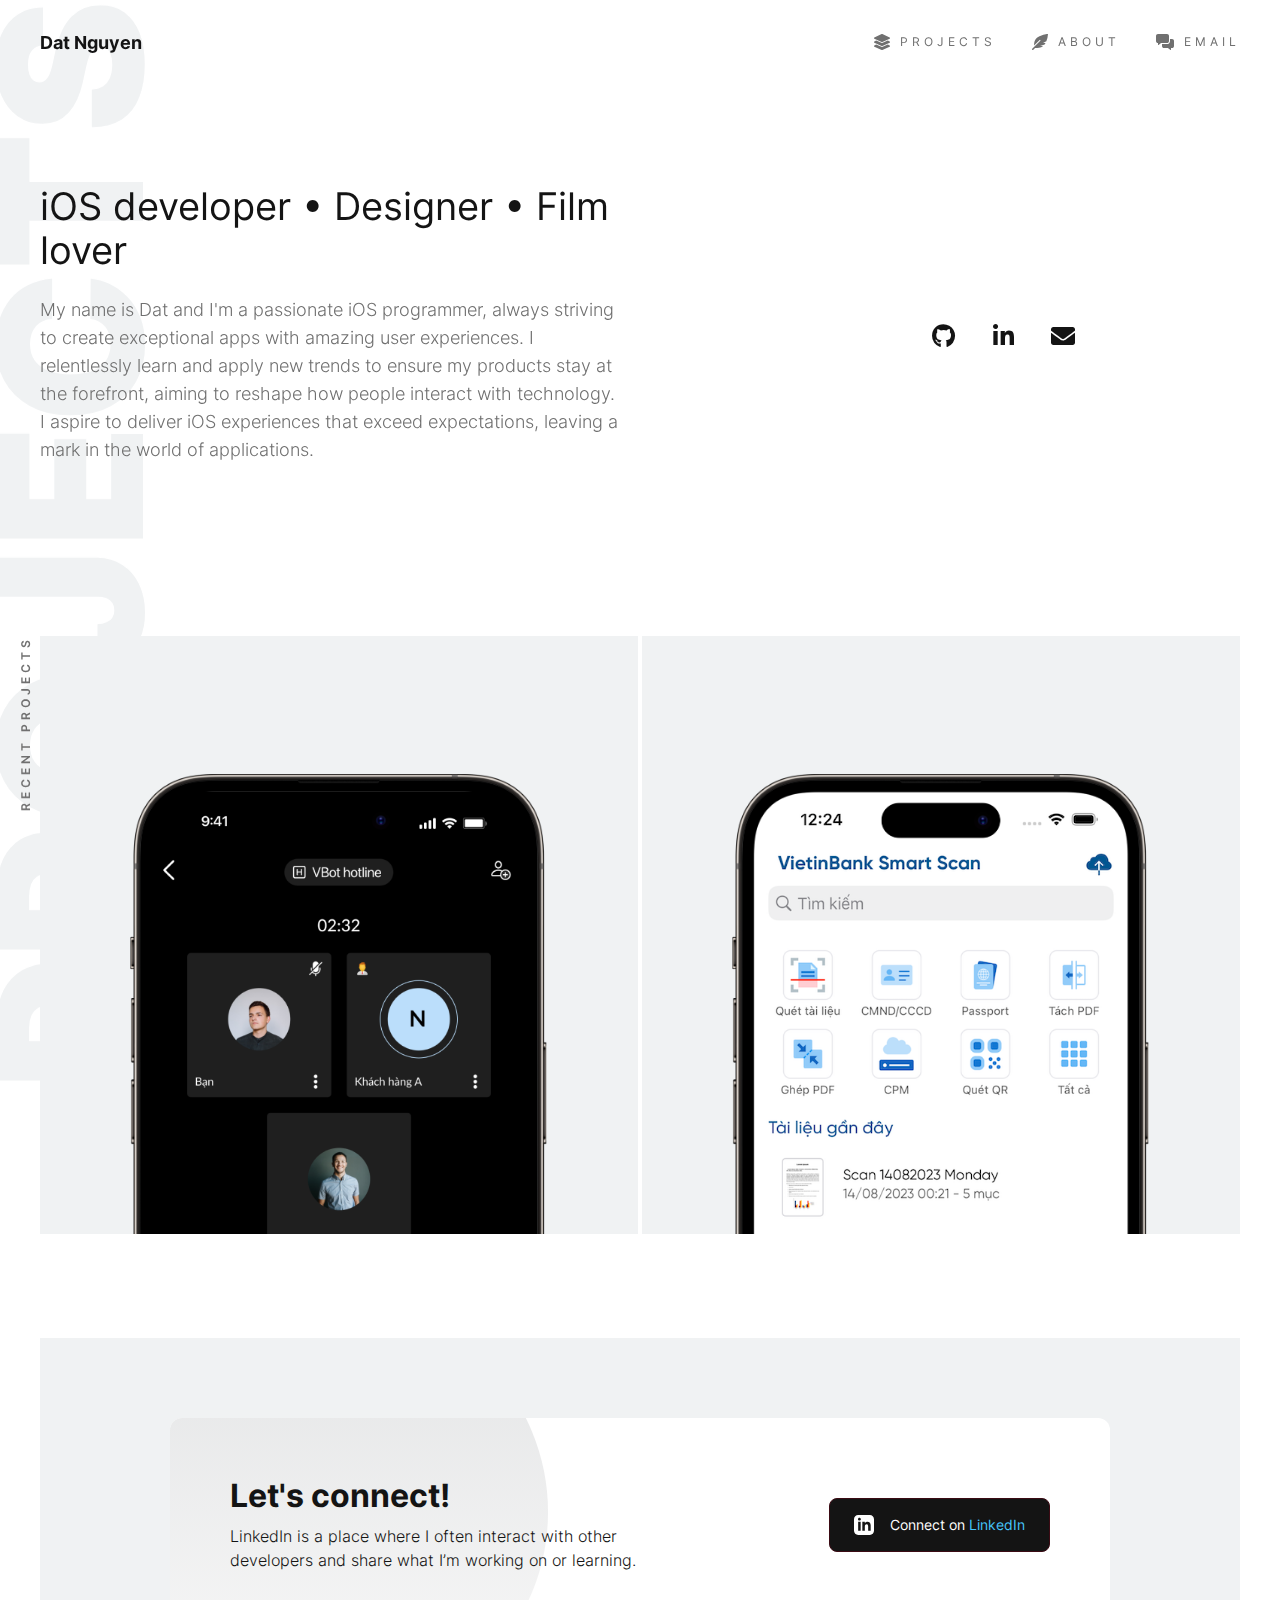
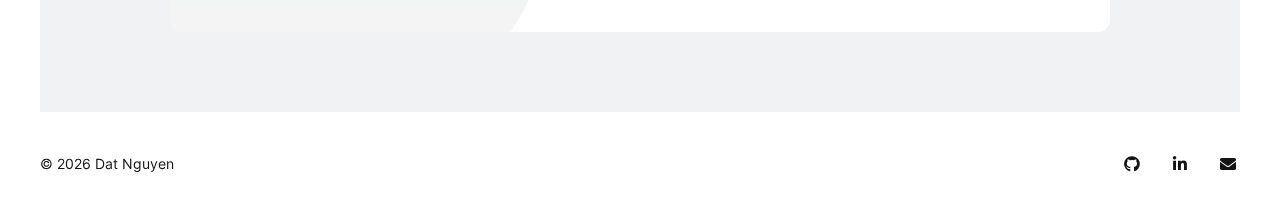
<file: index.html>
<!DOCTYPE html>
<html data-wf-page="5e4a0db6690357509ac7197a" data-wf-site="5e4a0db66903576d61c71979"
  class="w-mod-js w-mod-ix wf-inter-n3-active wf-inter-n4-active wf-inter-n8-active wf-inter-n6-active wf-inter-n5-active wf-inter-n7-active wf-inter-n9-active wf-active">

<head>
  <meta charset="utf-8">
  <title>Dat Nguyen - iOS Developer</title>
  <meta content="Dat Nguyen - iOS Developer" property="og:title">
  <meta property="og:type" content="website">
  <meta content="width=device-width, initial-scale=1" name="viewport">
  <meta content="Webflow" name="generator">
  <link href="css/normalize.css" rel="stylesheet" type="text/css">
  <link href="css/webflow.css" rel="stylesheet" type="text/css">
  <link href="css/quocdatt-port.webflow.css" rel="stylesheet" type="text/css">
  <script src="js/webfont.js" type="text/javascript"></script>
  <link rel="stylesheet" href="css/css.css" media="all">
  <script
    type="text/javascript">WebFont.load({ google: { families: ["Inter:300,regular,500,600,700,800,900"] } });</script>
  <!-- [if lt IE 9]><script src="https://cdnjs.cloudflare.com/ajax/libs/html5shiv/3.7.3/html5shiv.min.js" type="text/javascript"></script><![endif] -->
  <script
    type="text/javascript">!function (o, c) { var n = c.documentElement, t = " w-mod-"; n.className += t + "js", ("ontouchstart" in o || o.DocumentTouch && c instanceof DocumentTouch) && (n.className += t + "touch") }(window, document);</script>
  <link href="images/favicon.png" rel="shortcut icon" type="image/x-icon">
  <link href="images/webclip.png" rel="apple-touch-icon">
</head>

<body>
  <div class="styles w-embed">
    <style>
      .rot-text {
        writing-mode: vertical-rl;
        text-orientation: mixed;
        transform: rotate(180deg);
      }
    </style>
  </div>
  <div data-collapse="medium" data-animation="over-right" data-duration="400" role="banner" class="nav w-nav">
    <div class="container nav-container">
      <a aria-current="page" class="nav-brand-link w-nav-brand w--current" href="/qdFolio/index.html">
        <h4 class="nav-name">Dat Nguyen</h4>
      </a>
      <nav role="navigation" class="nav-menu w-nav-menu"><a aria-current="page" class="nav-link w-nav-link w--current"
          href="/qdFolio/index.html"><span class="nav-link-icon"></span>Projects</a><a class="nav-link w-nav-link"
          href="/qdFolio/about.html"><span class="nav-link-icon"></span>About</a><a
          href="mailto:datnguyenquoc1804@gmail.com" class="nav-link w-nav-link"><span
            class="nav-link-icon"></span>Email</a></nav>
      <div class="menu-button w-nav-button">
        <div class="w-icon-nav-menu"></div>
      </div>
    </div>
    <div class="w-nav-overlay" data-wf-ignore=""></div>
  </div>
  <div class="section"></div>
  <main class="main">
    <h1 class="jumno-text rot-text">PROJECTS</h1>
    <section class="section portfolio">
      <div class="container">
        <div class="intro-wrap">
          <div class="intro-col text-col">
            <h1 class="intro-heading">iOS developer • Designer • Film lover</h1>
            <p class="short-bio">My name is Dat and I'm a passionate iOS programmer, always striving to create
              exceptional apps with amazing user experiences. I relentlessly learn and apply new trends to ensure my
              products stay at the forefront, aiming to reshape how people interact with technology. I aspire to deliver
              iOS experiences that exceed expectations, leaving a mark in the world of applications. </p>
          </div>
          <div class="social-col">
            <a href="https://github.com/quocdat1804" target="_blank" class="social-icon w-inline-block">
              <div></div>
            </a>
            <a href="https://www.linkedin.com/in/dat-quoc-034489180/" target="_blank"
              class="social-icon w-inline-block">
              <div></div>
            </a>
            <a href="mailto:datnguyenquoc1804@gmail.com" class="social-icon mail w-inline-block">
              <div></div>
            </a>
          </div>
        </div>
        <div class="port-container">
          <div class="section-tag rot-text">Recent Projects</div>
          <div class="portfolio-wrapper">
            <div class="portfolio-item"><a href="https://apps.apple.com/us/app/vbot/id1538262788" target="_blank"
                class="app-store-link w-inline-block"
                style="opacity: 0; transform: translate3d(0px, -60px, 0px) scale3d(1, 1, 1) rotateX(0deg) rotateY(0deg) rotateZ(0deg) skew(0deg, 0deg); transform-style: preserve-3d;"><img
                  src="fonts/Download_on_the_App_Store_Badge.svg" alt="" class="app-store-badge"></a>
              <a class="portfolio-item__inner w-inline-block" href="/qdFolio/vbot.html">
                <div class="phone-wrap" style="height: 77%;">
                  <div class="phone-container">
                    <div class="phone-frame vbot"></div><img src="images/IMG_3379.PNG"
                      srcset="images/IMG_3379-p-500.png 500w, images/IMG_3379-p-800.png 800w, images/IMG_3379-p-1080.png 1080w, images/IMG_3379.PNG 1242w"
                      sizes="(max-width: 479px) 56vw, (max-width: 767px) 28vw, (max-width: 991px) 29vw, 30vw" alt=""
                      class="app-img home">
                  </div>
                </div>
                <div class="portfolio-item-info-wrap">
                  <h4 class="project-thumb-title"
                    style="transform: translate3d(-80px, 0px, 0px) scale3d(1, 1, 1) rotateX(0deg) rotateY(0deg) rotateZ(0deg) skew(0deg, 0deg); transform-style: preserve-3d; opacity: 0;">
                    VBot</h4>
                </div>
              </a>
            </div>
            <div class="portfolio-item">
              <a class="portfolio-item__inner w-inline-block" href="/qdFolio/scan.html">
                <div class="phone-wrap" style="height: 77%;">
                  <div class="phone-container">
                    <div class="phone-frame"></div><img src="images/IMG_3378.PNG"
                      srcset="images/IMG_3378-p-500.png 500w, images/IMG_3378-p-800.png 800w, images/IMG_3378-p-1080.png 1080w, images/IMG_3378.PNG 1242w"
                      sizes="(max-width: 479px) 56vw, (max-width: 767px) 28vw, (max-width: 991px) 29vw, 30vw" alt=""
                      class="app-img home">
                  </div>
                </div>
                <div class="portfolio-item-info-wrap">
                  <h4 class="project-thumb-title"
                    style="transform: translate3d(-80px, 0px, 0px) scale3d(1, 1, 1) rotateX(0deg) rotateY(0deg) rotateZ(0deg) skew(0deg, 0deg); transform-style: preserve-3d; opacity: 0;">
                    SmartScan</h4>
                </div>
              </a>
            </div>
          </div>
        </div>
      </div>
    </section>
    <div class="section cta">
      <div class="container">
        <div class="cta-card">
          <div class="cta-card__text-wrap">
            <h2>Let's connect!</h2>
            <p class="cta-card__subtitle">LinkedIn is a place where I often interact with other developers and share
              what
              I’m working on or learning.</p>
          </div><a href="https://www.linkedin.com/in/dat-quoc-034489180/" target="_blank"
            class="btn-main icon w-button">Connect on
            <span class="tw-color">LinkedIn</span></a>
          <div class="cta-circle"></div>
        </div>
      </div>
    </div>
  </main>
  <footer class="footer">
    <div class="container footer-container">
      <div class="copyright">© <span id="year">2023</span> Dat Nguyen</div>
      <div class="social-col">

        <a href="https://github.com/quocdat1804" target="_blank" class="social-icon f-social w-inline-block">
          <div></div>
        </a>

        <a href="https://www.linkedin.com/in/dat-quoc-034489180/" target="_blank"
          class="social-icon f-social w-inline-block">
          <div></div>
        </a>
        <a href="mailto:datnguyenquoc1804@gmail.com" class="social-icon mail f-social w-inline-block">
          <div></div>
        </a>
      </div>
    </div>
  </footer>
  <script src="js/jquery-3.4.1.min.220afd743d.js" type="text/javascript" crossorigin="anonymous"></script>
  <script src="js/webflow.js" type="text/javascript"></script>
  <!-- [if lte IE 9]><script src="https://cdnjs.cloudflare.com/ajax/libs/placeholders/3.0.2/placeholders.min.js"></script><![endif] -->
  <!--  Dynamic Copyright Year  -->
  <script>
    // Dynamic Copyright Year
    var date = new Date().getFullYear();
    document.getElementById("year").innerHTML = date;
  </script>

</body>

</html>
</file>
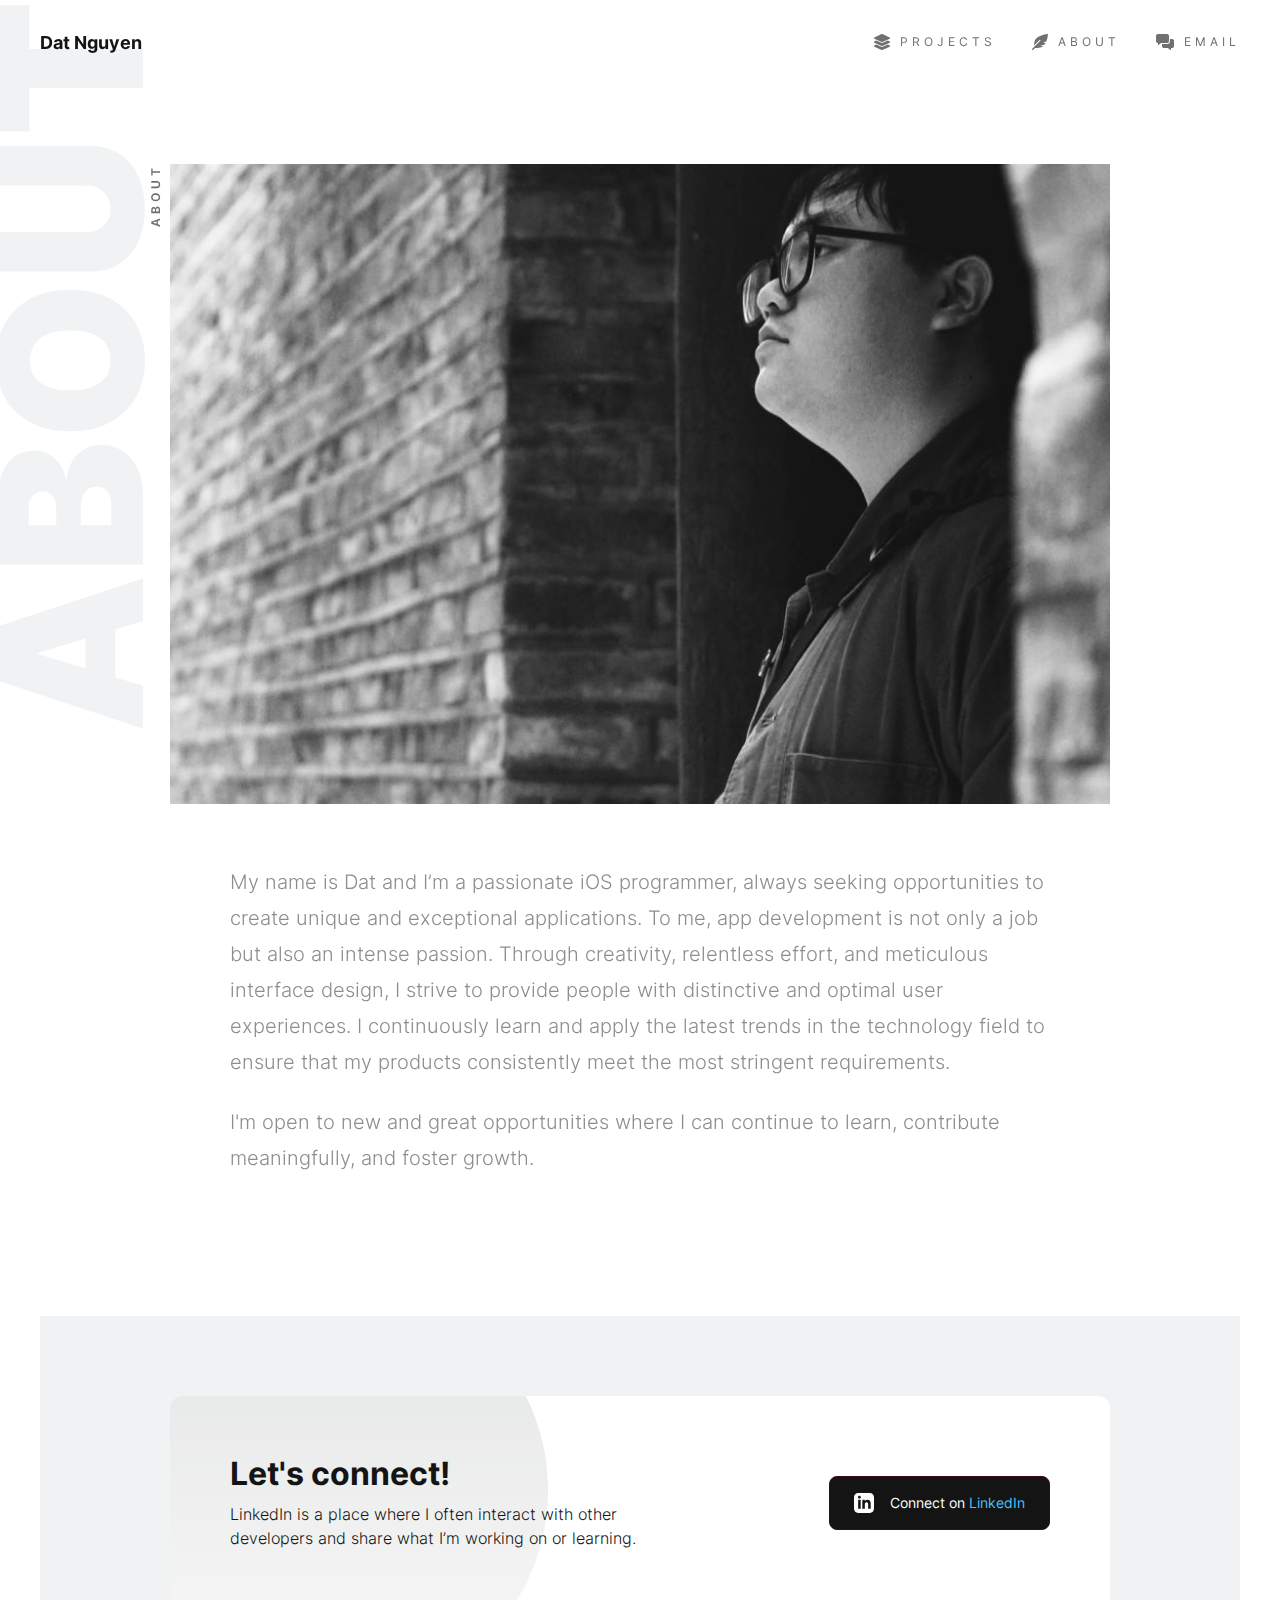
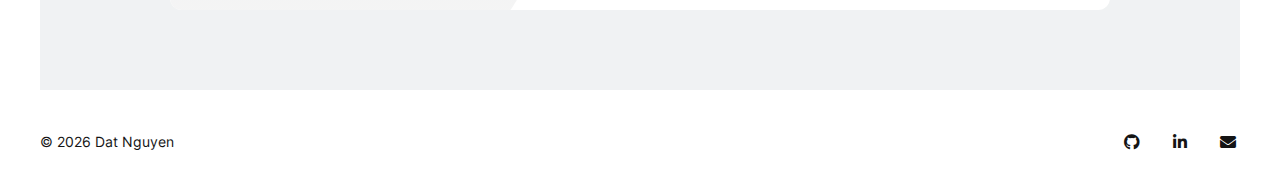
<file: about.html>
<!DOCTYPE html>
<html data-wf-page="5ec84856c4dfff622f02f64d" data-wf-site="5e4a0db66903576d61c71979"
  class="w-mod-js wf-inter-n7-active wf-inter-n4-active wf-inter-n3-active wf-inter-n6-active wf-inter-n9-active wf-inter-n5-active wf-inter-n8-active wf-active w-mod-ix">

<head>
  <meta charset="utf-8">
  <title>About - Dat Nguyen - iOS Developer</title>
  <meta property="og:type" content="website">
  <meta content="width=device-width, initial-scale=1" name="viewport">
  <meta content="Webflow" name="generator">
  <link href="css/normalize.css" rel="stylesheet" type="text/css">
  <link href="css/webflow.css" rel="stylesheet" type="text/css">
  <link href="css/quocdatt-port.webflow.css" rel="stylesheet" type="text/css">
  <script src="js/webfont.js" type="text/javascript"></script>
  <link rel="stylesheet" href="css/css.css" media="all">
  <script
    type="text/javascript">WebFont.load({ google: { families: ["Inter:300,regular,500,600,700,800,900"] } });</script>
  <!-- [if lt IE 9]><script src="https://cdnjs.cloudflare.com/ajax/libs/html5shiv/3.7.3/html5shiv.min.js" type="text/javascript"></script><![endif] -->
  <script
    type="text/javascript">!function (o, c) { var n = c.documentElement, t = " w-mod-"; n.className += t + "js", ("ontouchstart" in o || o.DocumentTouch && c instanceof DocumentTouch) && (n.className += t + "touch") }(window, document);</script>
  <link href="images/favicon.png" rel="shortcut icon" type="image/x-icon">
  <link href="images/webclip.png" rel="apple-touch-icon">
</head>

<body>
  <div class="styles w-embed">
    <style>
      .rot-text {
        writing-mode: vertical-rl;
        text-orientation: mixed;
        transform: rotate(180deg);
      }
    </style>
  </div>
  <div data-collapse="medium" data-animation="over-right" data-duration="400" role="banner" class="nav w-nav">
    <div class="container nav-container">
      <a class="nav-brand-link w-nav-brand" href="/qdFolio/index.html">
        <h4 class="nav-name">Dat Nguyen</h4>
      </a>
      <nav role="navigation" class="nav-menu w-nav-menu"><a class="nav-link w-nav-link" href="/qdFolio/index.html"><span
            class="nav-link-icon"></span>Projects</a><a aria-current="page" class="nav-link w-nav-link w--current"
          href="/qdFolio/about.html"><span class="nav-link-icon"></span>About</a><a
          href="mailto:datnguyenquoc1804@gmail.com" class="nav-link w-nav-link"><span
            class="nav-link-icon"></span>Email</a></nav>
      <div class="menu-button w-nav-button">
        <div class="w-icon-nav-menu"></div>
      </div>
    </div>
    <div class="w-nav-overlay" data-wf-ignore=""></div>
  </div>
  <main class="main">
    <div class="section about">
      <div class="container about-c">
        <div class="about-img-wrap"><img src="images/quocdatt.jpeg"
            srcset="images/quocdatt-p-500.jpg 500w, images/quocdatt-p-800.jpg 800w, images/quocdatt.jpg 963w"
            sizes="(max-width: 479px) 88vw, (max-width: 767px) 91vw, 93vw" alt="" class="about-img"></div>
        <div class="about-cta w-richtext">
          <p>My name is Dat and I’m a passionate iOS programmer, always seeking opportunities to create unique and
            exceptional applications. To me, app development is not only a job but also an intense passion. Through
            creativity, relentless effort, and meticulous interface design, I strive to provide people with distinctive
            and optimal user experiences. I continuously learn and apply the latest trends in the technology field to
            ensure that my products consistently meet the most stringent requirements.</p>
          <p>I'm open to new and great opportunities where I can continue to learn, contribute meaningfully, and foster
            growth.<br></p>
        </div>
        <div class="section-tag rot-text">ABOUT</div>
      </div>
    </div>
    <h1 class="jumno-text rot-text">ABOUT</h1>
    <div class="section cta">
      <div class="container">
        <div class="cta-card">
          <div class="cta-card__text-wrap">
            <h2>Let's connect!</h2>
            <p class="cta-card__subtitle">LinkedIn is a place where I often interact with other developers and share
              what
              I’m working on or learning.</p>
          </div><a href="https://www.linkedin.com/in/dat-quoc-034489180/" target="_blank"
            class="btn-main icon w-button">Connect on
            <span class="tw-color">LinkedIn</span></a>
          <div class="cta-circle"></div>
        </div>
      </div>
    </div>
  </main>
  <footer class="footer">
    <div class="container footer-container">
      <div class="copyright">© <span id="year">2023</span> Dat Nguyen</div>
      <div class="social-col">

        <a href="https://github.com/quocdat1804" target="_blank" class="social-icon f-social w-inline-block">
          <div></div>
        </a>

        <a href="https://www.linkedin.com/in/dat-quoc-034489180/" target="_blank"
          class="social-icon f-social w-inline-block">
          <div></div>
        </a>
        <a href="mailto:datnguyenquoc1804@gmail.com" class="social-icon mail f-social w-inline-block">
          <div></div>
        </a>
      </div>
    </div>
  </footer>
  <script src="js/jquery-3.4.1.min.220afd743d.js" type="text/javascript" crossorigin="anonymous"></script>
  <script src="js/webflow.js" type="text/javascript"></script>
  <!-- [if lte IE 9]><script src="https://cdnjs.cloudflare.com/ajax/libs/placeholders/3.0.2/placeholders.min.js"></script><![endif] -->
  <!--  Dynamic Copyright Year  -->
  <script>
    // Dynamic Copyright Year
    var date = new Date().getFullYear();
    document.getElementById("year").innerHTML = date;
  </script>

</body>

</html>
</file>
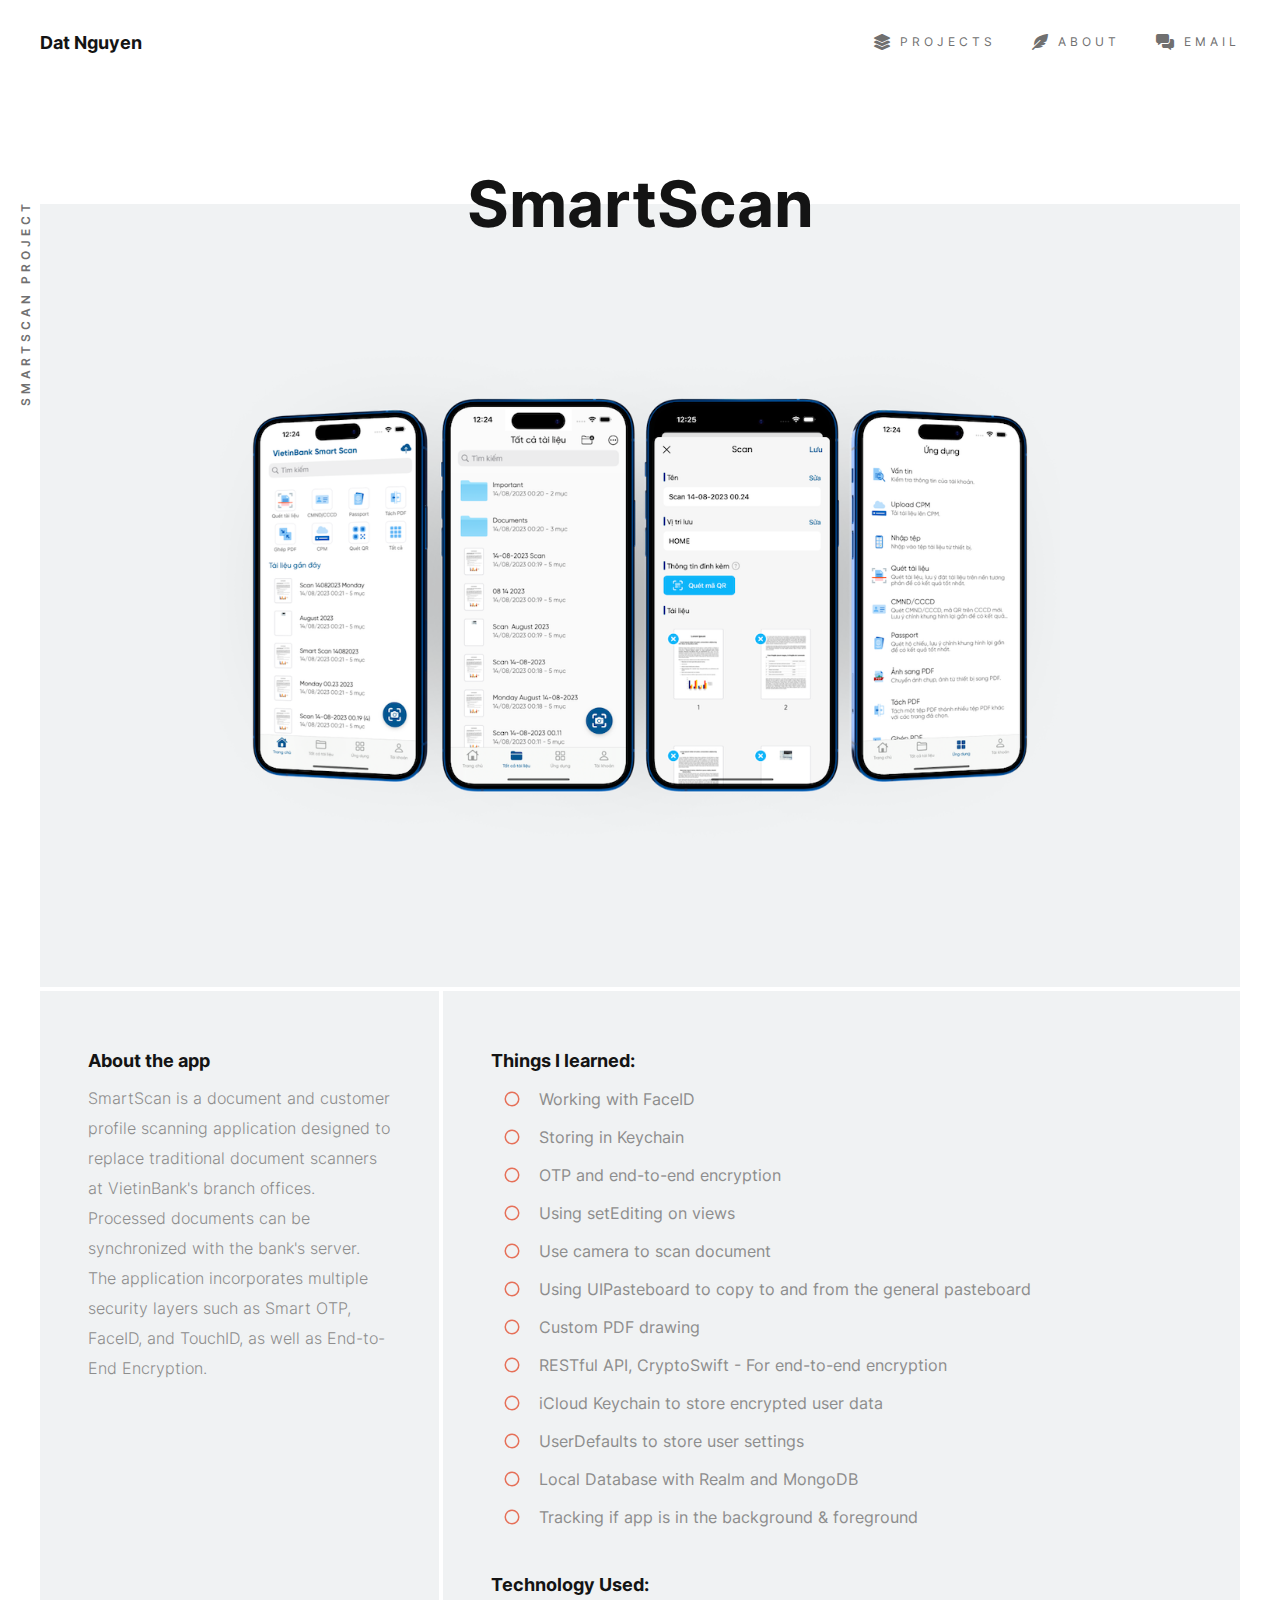
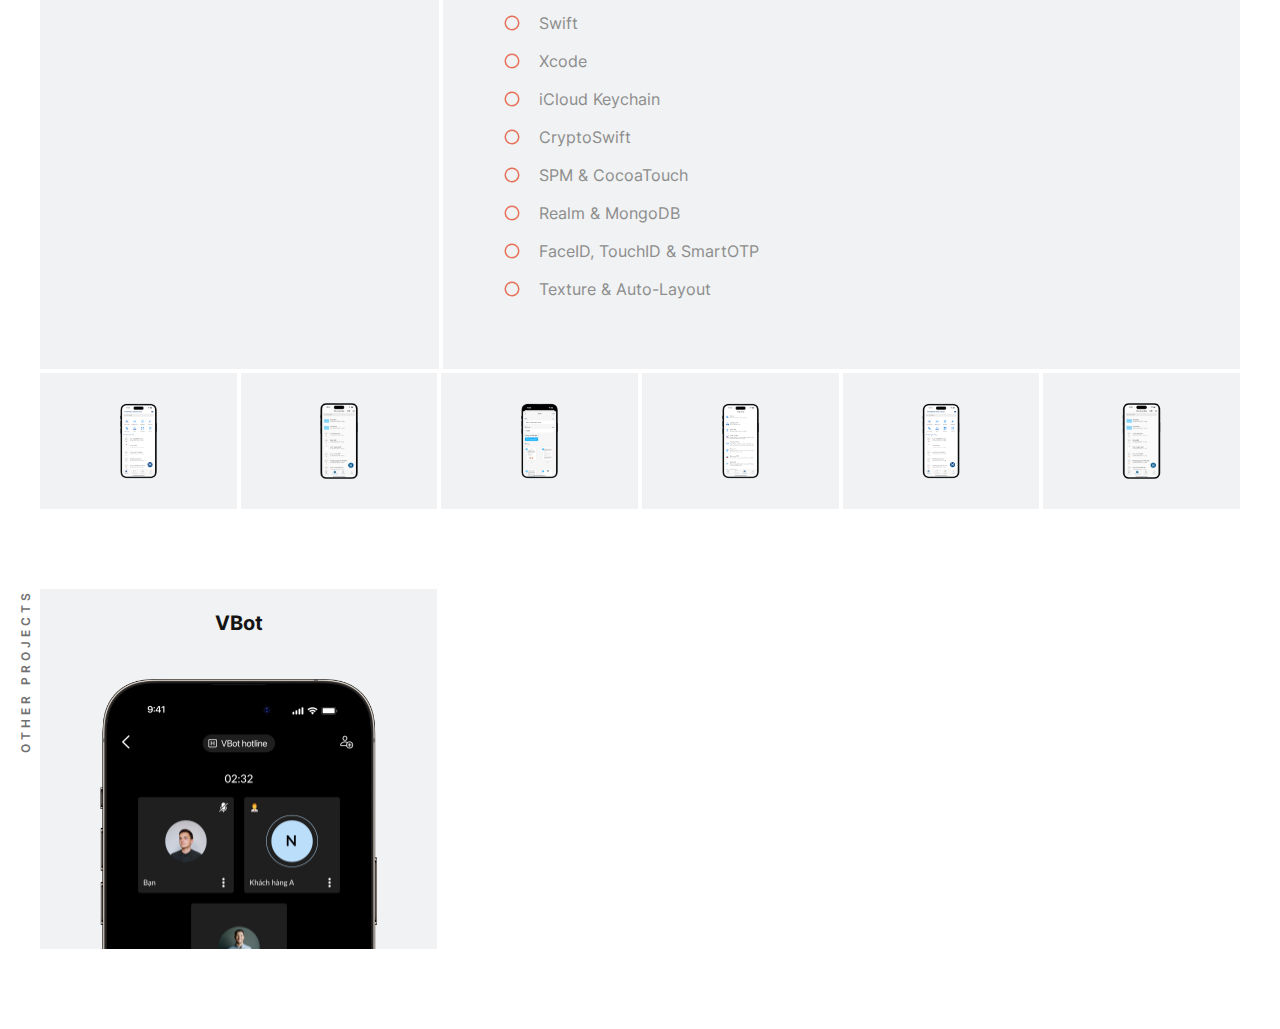
<file: scan.html>
<!DOCTYPE html>
<html data-wf-page="5ec95ea028de5977cfff1877" data-wf-site="5e4a0db66903576d61c71979"
  class="w-mod-js wf-inter-n7-active wf-inter-n4-active wf-inter-n3-active wf-inter-n6-active wf-inter-n5-active wf-inter-n8-active wf-inter-n9-active wf-active w-mod-ix">

<head>
  <meta charset="utf-8">
  <title>SmartScan - App Project | Dat Nguyen - iOS Developer</title>
  <meta content="SmartScan - App Project | Dat Nguyen - iOS Developer" property="og:title">
  <meta content="SmartScan - App Project | Dat Nguyen - iOS Developer" property="twitter:title">
  <meta content="width=device-width, initial-scale=1" name="viewport">
  <meta content="Webflow" name="generator">
  <link href="css/normalize.css" rel="stylesheet" type="text/css">
  <link href="css/webflow.css" rel="stylesheet" type="text/css">
  <link href="css/quocdatt-port.webflow.css" rel="stylesheet" type="text/css">
  <script src="js/webfont.js" type="text/javascript"></script>
  <link rel="stylesheet" href="css/css.css" media="all">
  <script
    type="text/javascript">WebFont.load({ google: { families: ["Inter:300,regular,500,600,700,800,900"] } });</script>
  <!-- [if lt IE 9]><script src="https://cdnjs.cloudflare.com/ajax/libs/html5shiv/3.7.3/html5shiv.min.js" type="text/javascript"></script><![endif] -->
  <script
    type="text/javascript">!function (o, c) { var n = c.documentElement, t = " w-mod-"; n.className += t + "js", ("ontouchstart" in o || o.DocumentTouch && c instanceof DocumentTouch) && (n.className += t + "touch") }(window, document);</script>
  <link href="images/favicon.png" rel="shortcut icon" type="image/x-icon">
  <link href="images/webclip.png" rel="apple-touch-icon">
</head>

<body>
  <div class="styles w-embed">
    <style>
      .rot-text {
        writing-mode: vertical-rl;
        text-orientation: mixed;
        transform: rotate(180deg);
      }
    </style>
  </div>
  <div data-collapse="medium" data-animation="over-right" data-duration="400" role="banner" class="nav w-nav">
    <div class="container nav-container">
      <a class="nav-brand-link w-nav-brand" href="/qdFolio/index.html">
        <h4 class="nav-name">Dat Nguyen</h4>
      </a>
      <nav role="navigation" class="nav-menu w-nav-menu"><a class="nav-link w-nav-link" href="/qdFolio/index.html"><span
            class="nav-link-icon"></span>Projects</a><a class="nav-link w-nav-link" href="/qdFolio/about.html"><span
            class="nav-link-icon"></span>About</a><a href="mailto:datnguyenquoc1804@gmail.com"
          class="nav-link w-nav-link"><span class="nav-link-icon"></span>Email</a></nav>
      <div class="menu-button w-nav-button">
        <div class="w-icon-nav-menu"></div>
      </div>
    </div>
    <div class="w-nav-overlay" data-wf-ignore=""></div>
  </div>
  <main class="main">
    <div class="section port">
      <div class="container">
        <div class="project-wrap">
          <div class="section-tag rot-text project-page">SmartScan Project</div>
          <h1 class="app-name">SmartScan</h1>
          <div class="main-img-wrap"><img src="images/smartscan-fan.png"
              srcset="images/smartscan-fan-p-500.png 500w, images/smartscan-fan-p-1080.png 1080w, images/smartscan-fan-p-1600.png 1600w, images/smartscan-fan-p-2000.png 2000w, images/smartscan-fan.png 2125w"
              sizes="(max-width: 479px) 88vw, (max-width: 767px) 72vw, (max-width: 991px) 65vw, 66vw" alt=""
              class="main-port-img"></div>
          <div class="app-info-grid">
            <div class="app-info-col app-sticky-col">
              <div class="app-rte w-richtext">
                <h4>About the app</h4>
                <p>SmartScan is a document and customer profile scanning application designed to replace traditional
                  document scanners at VietinBank's branch offices. Processed documents can be synchronized with the
                  bank's server. The application incorporates multiple security layers such as Smart OTP, FaceID, and
                  TouchID, as well as End-to-End Encryption.</p>
              </div>
            </div>
            <div class="app-info-col app-rte-col">
              <div class="app-rte w-richtext">
                <h4>‍<strong>Things I learned:</strong></h4>
                <ul role="list">
                  <li>Working with FaceID</li>
                  <li>Storing in Keychain</li>
                  <li>OTP and end-to-end encryption</li>
                  <li>Using setEditing on views</li>
                  <li>Use camera to scan document</li>
                  <li>Using UIPasteboard to copy to and from the general pasteboard</li>
                  <li>Custom PDF drawing</li>
                  <li>RESTful API, CryptoSwift - For end-to-end encryption</li>
                  <li>iCloud Keychain to store encrypted user data</li>
                  <li>UserDefaults to store user settings</li>
                  <li>Local Database with Realm and MongoDB</li>
                  <li>Tracking if app is in the background &amp; foreground</li>
                </ul>
                <h4>‍<br><strong>Technology Used:</strong></h4>
                <ul role="list">
                  <li>Swift</li>
                  <li>Xcode</li>
                  <li>iCloud Keychain</li>
                  <li>CryptoSwift</li>
                  <li>SPM &amp; CocoaTouch</li>
                  <li>Realm &amp; MongoDB</li>
                  <li>FaceID, TouchID &amp; SmartOTP</li>
                  <li>Texture &amp; Auto-Layout</li>
                </ul>
              </div>
            </div>
          </div>
          <div class="lightbox-wrap"><a href="#" class="lightbox w-inline-block w-lightbox"><img
                src="images/smartscan-main.png"
                srcset="images/smartscan-main-p-500.png 500w, images/smartscan-main-p-800.png 800w, images/smartscan-main-p-1080.png 1080w, images/smartscan-main-p-1600.png 1600w, images/smartscan-main.png 1920w"
                sizes="(max-width: 479px) 35vw, (max-width: 991px) 24vw, 12vw" alt="" class="lb-img">
              <script type="application/json" class="w-json">{
  "items": [
    {
      "type": "image",
      "_id": "5ec960682b50b6627e0cacee",
      "fileName": "smartscan-main.png",
      "origFileName": "smartscan-main.png",
      "width": 1920,
      "height": 1080,
      "fileSize": 259553,
      "url": "images/smartscan-main.png"
    }
  ],
  "group": "smartscan"
}</script>
            </a><a href="#" class="lightbox w-inline-block w-lightbox"><img src="images/smartscan-list-doc.png"
                srcset="images/smartscan-list-doc-p-500.png 500w, images/smartscan-list-doc-p-800.png 800w, images/smartscan-list-doc-p-1080.png 1080w, images/smartscan-list-doc-p-1600.png 1600w, images/smartscan-list-doc.png 1920w"
                sizes="(max-width: 479px) 35vw, (max-width: 991px) 24vw, 12vw" alt="" class="lb-img">
              <script type="application/json" class="w-json">{
  "items": [
    {
      "width": 1920,
      "caption": "",
      "height": 1080,
      "fileName": "smartscan-list-doc.png",
      "origFileName": "smartscan-list-doc.png",
      "url": "images/smartscan-list-doc.png",
      "_id": "5ec96068c4dfff345208c600",
      "type": "image",
      "fileSize": 389435
    }
  ],
  "group": "smartscan"
}</script>
            </a><a href="#" class="lightbox w-inline-block w-lightbox"><img src="images/smartscan-scan-doc.png"
                srcset="images/smartscan-scan-doc-p-500.png 500w, images/smartscan-scan-doc-p-800.png 800w, images/smartscan-scan-doc-p-1080.png 1080w, images/smartscan-scan-doc-p-1600.png 1600w, images/smartscan-scan-doc.png 1920w"
                sizes="(max-width: 479px) 35vw, (max-width: 991px) 24vw, 12vw" alt="" class="lb-img">
              <script type="application/json" class="w-json">{
  "items": [
    {
      "type": "image",
      "_id": "5ec96068a489f5d09c5e37fa",
      "fileName": "smartscan-scan-doc.png",
      "origFileName": "smartscan-scan-doc.png",
      "width": 1920,
      "height": 1080,
      "fileSize": 352816,
      "url": "images/smartscan-scan-doc.png"
    }
  ],
  "group": "smartscan"
}</script>
            </a><a href="#" class="lightbox w-inline-block w-lightbox"><img src="images/smartscan-application.png"
                srcset="images/smartscan-application-p-500.png 500w, images/smartscan-application-p-800.png 800w, images/smartscan-application-p-1080.png 1080w, images/smartscan-application-p-1600.png 1600w, images/smartscan-application.png 1920w"
                sizes="(max-width: 479px) 35vw, (max-width: 991px) 24vw, 12vw" alt="" class="lb-img">
              <script type="application/json" class="w-json">{
  "items": [
    {
      "type": "image",
      "_id": "5ec96068a391aa3323754df1",
      "fileName": "smartscan-application.png",
      "origFileName": "smartscan-application.png",
      "width": 1920,
      "height": 1080,
      "fileSize": 330431,
      "url": "images/smartscan-application.png"
    }
  ],
  "group": "smartscan"
}</script>
            </a><a href="#" class="lightbox w-inline-block w-lightbox"><img src="images/smartscan-main.png"
                srcset="images/smartscan-main-p-500.png 500w, images/smartscan-main-p-800.png 800w, images/smartscan-main-p-1080.png 1080w, images/smartscan-main-p-1600.png 1600w, images/smartscan-main.png 1920w"
                sizes="(max-width: 479px) 35vw, (max-width: 991px) 24vw, 12vw" alt="" class="lb-img">
              <script type="application/json" class="w-json">{
  "items": [
    {
      "type": "image",
      "_id": "5ec960689359c264da3a6f6f",
      "fileName": "smartscan-main.png",
      "origFileName": "smartscan-main.png",
      "width": 1920,
      "height": 1080,
      "fileSize": 282705,
      "url": "images/smartscan-main.png"
    }
  ],
  "group": "smartscan"
}</script>
            </a><a href="#" class="lightbox w-inline-block w-lightbox"><img src="images/smartscan-list-doc.png"
                srcset="images/smartscan-list-doc-p-500.png 500w, images/smartscan-list-doc-p-800.png 800w, images/smartscan-list-doc-p-1080.png 1080w, images/smartscan-list-doc-p-1600.png 1600w, images/smartscan-list-doc.png 1920w"
                sizes="(max-width: 479px) 35vw, (max-width: 991px) 24vw, 12vw" alt="" class="lb-img">
              <script type="application/json" class="w-json">{
  "items": [
    {
      "type": "image",
      "_id": "5ec96067f56b097ca54df9eb",
      "fileName": "smartscan-list-doc.png",
      "origFileName": "smartscan-list-doc.png",
      "width": 1920,
      "height": 1080,
      "fileSize": 188034,
      "url": "images/smartscan-list-doc.png"
    }
  ],
  "group": "smartscan"
}</script>
            </a></div>
          <div class="r-cont">
            <div class="section-tag rot-text">Other Projects</div>
            <div class="related-projects-wrap">
              <a class="related-p-col w-inline-block" href="/qdFolio/vbot.html">
                <div class="phone-wrap-port-page">
                  <div class="phone-container">
                    <div class="phone-frame vbot"></div><img src="images/IMG_3379.PNG"
                      srcset="images/IMG_3379-p-500.png 500w, images/IMG_3379-p-800.png 800w, images/IMG_3379-p-1080.png 1080w, images/IMG_3379.PNG 1242w"
                      sizes="(max-width: 479px) 56vw, (max-width: 767px) 57vw, (max-width: 991px) 19vw, 20vw" alt=""
                      class="app-img _1">
                  </div>
                </div>
                <div class="text-block">VBot</div>
              </a>
            </div>
          </div>
        </div>
      </div>
    </div>
  </main>
  <script src="js/jquery-3.4.1.min.220afd743d.js" type="text/javascript" crossorigin="anonymous"></script>
  <script src="js/webflow.js" type="text/javascript"></script>

</body>

</html>
</file>
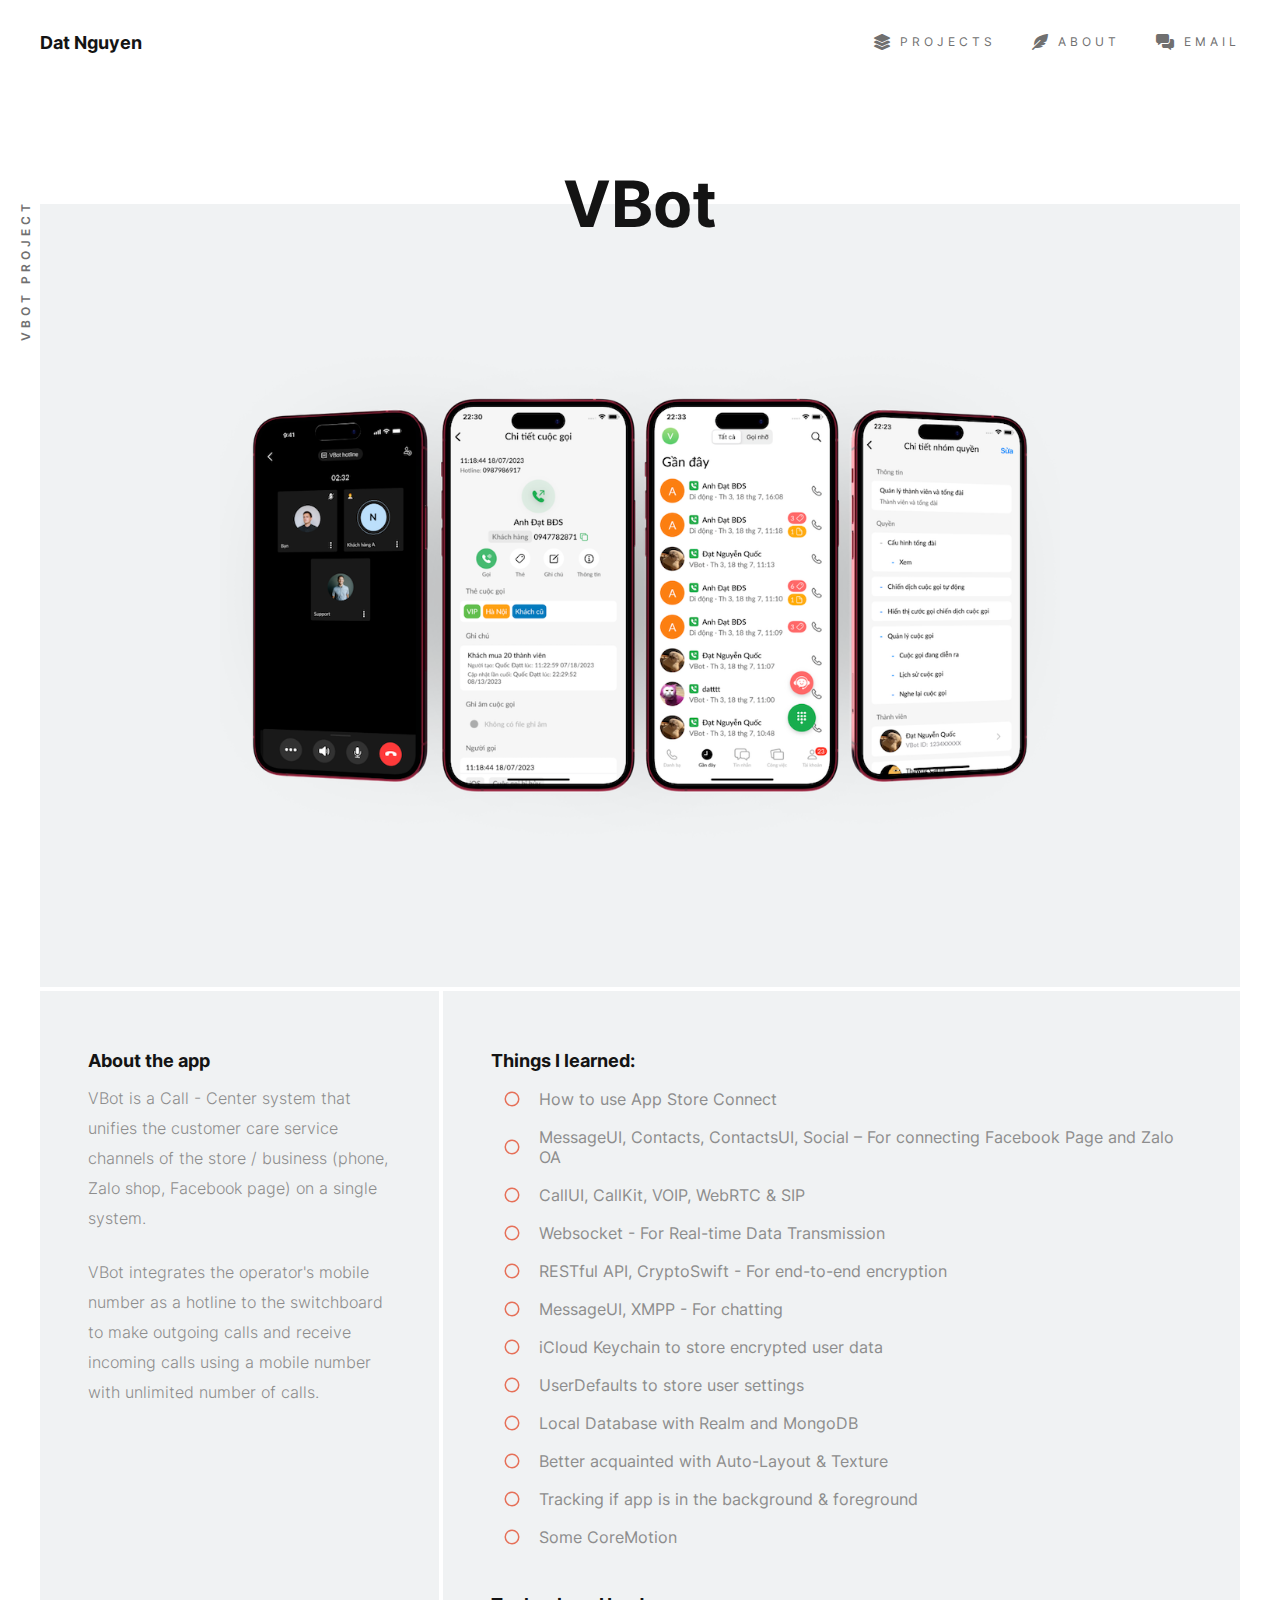
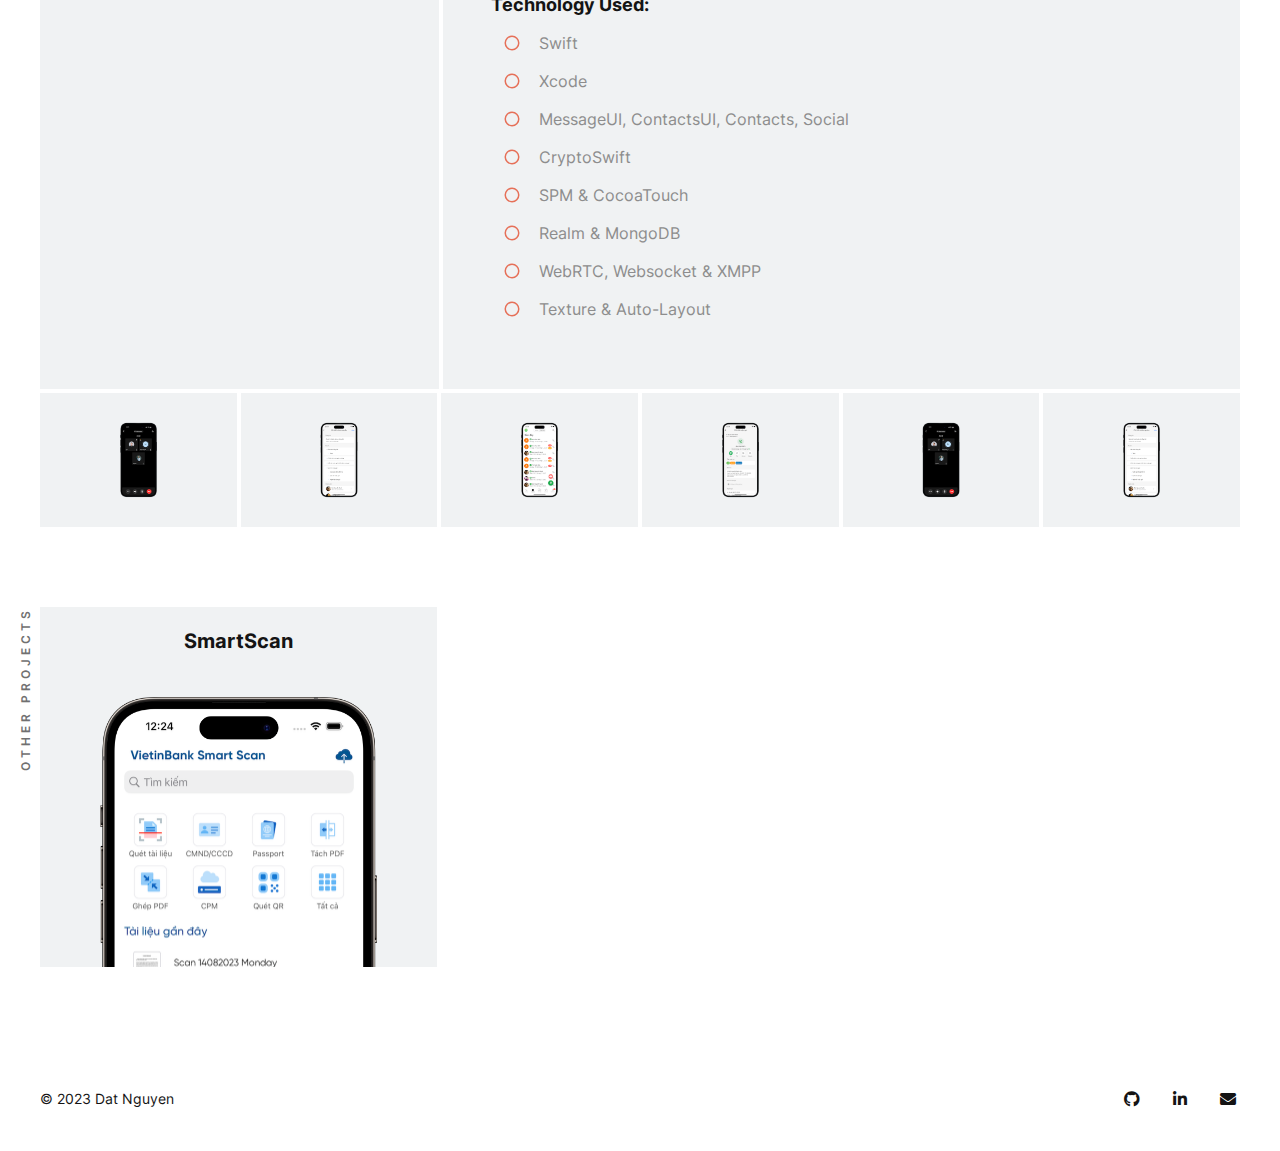
<file: vbot.html>
<!DOCTYPE html>
<html data-wf-page="5ec85300e3e7afb242b3122b" data-wf-site="5e4a0db66903576d61c71979"
  class="w-mod-js wf-inter-n7-active wf-inter-n4-active wf-inter-n6-active wf-inter-n3-active wf-inter-n5-active wf-inter-n8-active wf-inter-n9-active wf-active w-mod-ix">

<head>
  <meta charset="utf-8">
  <title>VBot - App Project | Dat Nguyen - iOS Developer</title>
  <meta content="VBot - App Project | Dat Nguyen - iOS Developer" property="og:title">
  <meta content="VBot - App Project | Dat Nguyen - iOS Developer" property="twitter:title">
  <meta content="width=device-width, initial-scale=1" name="viewport">
  <meta content="Webflow" name="generator">
  <link href="css/normalize.css" rel="stylesheet" type="text/css">
  <link href="css/webflow.css" rel="stylesheet" type="text/css">
  <link href="css/quocdatt-port.webflow.css" rel="stylesheet" type="text/css">
  <script src="js/webfont.js" type="text/javascript"></script>
  <link rel="stylesheet" href="css/css.css" media="all">
  <script
    type="text/javascript">WebFont.load({ google: { families: ["Inter:300,regular,500,600,700,800,900"] } });</script>
  <!-- [if lt IE 9]><script src="https://cdnjs.cloudflare.com/ajax/libs/html5shiv/3.7.3/html5shiv.min.js" type="text/javascript"></script><![endif] -->
  <script
    type="text/javascript">!function (o, c) { var n = c.documentElement, t = " w-mod-"; n.className += t + "js", ("ontouchstart" in o || o.DocumentTouch && c instanceof DocumentTouch) && (n.className += t + "touch") }(window, document);</script>
  <link href="images/favicon.png" rel="shortcut icon" type="image/x-icon">
  <link href="images/webclip.png" rel="apple-touch-icon">
</head>

<body>
  <div class="styles w-embed">
    <style>
      .rot-text {
        writing-mode: vertical-rl;
        text-orientation: mixed;
        transform: rotate(180deg);
      }
    </style>
  </div>
  <div data-collapse="medium" data-animation="over-right" data-duration="400" role="banner" class="nav w-nav">
    <div class="container nav-container">
      <a class="nav-brand-link w-nav-brand" href="/qdFolio/index.html">
        <h4 class="nav-name">Dat Nguyen</h4>
      </a>
      <nav role="navigation" class="nav-menu w-nav-menu"><a class="nav-link w-nav-link" href="/qdFolio/index.html"><span
            class="nav-link-icon"></span>Projects</a><a class="nav-link w-nav-link" href="/qdFolio/about.html"><span
            class="nav-link-icon"></span>About</a><a href="mailto:datnguyenquoc1804@gmail.com"
          class="nav-link w-nav-link"><span class="nav-link-icon"></span>Email</a></nav>
      <div class="menu-button w-nav-button">
        <div class="w-icon-nav-menu"></div>
      </div>
    </div>
    <div class="w-nav-overlay" data-wf-ignore=""></div>
  </div>
  <main class="main">
    <div class="section port">
      <div class="container">
        <div class="project-wrap">
          <div class="section-tag rot-text project-page">VBot Project</div>
          <h1 class="app-name">VBot</h1>
          <div class="main-img-wrap"><img src="images/vbot-fan.png"
              srcset="images/vbot-fan-p-500.png 500w, images/vbot-fan-p-1080.png 1080w, images/vbot-fan.png 1466w"
              sizes="(max-width: 479px) 88vw, (max-width: 767px) 72vw, (max-width: 991px) 65vw, 66vw" alt=""
              class="main-port-img"></div>
          <div class="app-info-grid">
            <div class="app-info-col app-sticky-col">
              <div class="app-rte w-richtext">
                <h4>About the app</h4>
                <p>VBot is a Call - Center system that unifies the customer care service channels of the store /
                  business (phone, Zalo shop, Facebook page) on a single system.</p>
                <p>VBot integrates the operator's mobile number as a hotline to the switchboard to make outgoing calls
                  and receive incoming calls using a mobile number with unlimited number of calls.</p>
              </div>
              <div class="info-btn-flex">
                <div class="html-embed w-embed"><a href="https://apps.apple.com/us/app/vbot/id1538262788"
                    style="display:inline-block;overflow:hidden;background:url(https://linkmaker.itunes.apple.com/en-us/badge-lrg.svg?releaseDate=2019-11-16&amp;kind=iossoftware&amp;bubble=ios_apps) no-repeat;width:135px;height:40px;"></a>
                </div>
              </div>
            </div>
            <div class="app-info-col app-rte-col">
              <div class="app-rte w-richtext">
                <h4>‍<strong>Things I learned:</strong></h4>
                <ul role="list">
                  <li>How to use App Store Connect</li>
                  <li>MessageUI, Contacts, ContactsUI, Social – For connecting Facebook Page and Zalo OA</li>
                  <li>CallUI, CallKit, VOIP, WebRTC &amp; SIP</li>
                  <li>Websocket - For Real-time Data Transmission</li>
                  <li>RESTful API, CryptoSwift - For end-to-end encryption</li>
                  <li>MessageUI, XMPP - For chatting</li>
                  <li>iCloud Keychain to store encrypted user data</li>
                  <li>UserDefaults to store user settings</li>
                  <li>Local Database with Realm and MongoDB</li>
                  <li>Better acquainted with Auto-Layout &amp; Texture</li>
                  <li>Tracking if app is in the background &amp; foreground</li>
                  <li>Some CoreMotion</li>
                </ul>
                <h4>‍<br><strong>Technology Used:</strong></h4>
                <ul role="list">
                  <li>Swift</li>
                  <li>Xcode</li>
                  <li>MessageUI, ContactsUI, Contacts, Social</li>
                  <li>CryptoSwift</li>
                  <li>SPM &amp; CocoaTouch</li>
                  <li>Realm &amp; MongoDB</li>
                  <li>WebRTC, Websocket &amp; XMPP</li>
                  <li>Texture &amp; Auto-Layout</li>
                </ul>
              </div>
            </div>
          </div>
          <div class="lightbox-wrap"><a href="#" class="lightbox w-inline-block w-lightbox"><img
                src="images/vbot-main.png"
                srcset="images/vbot-main-p-500.png 500w, images/vbot-main-p-800.png 800w, images/vbot-main-p-1080.png 1080w, images/vbot-main-p-1600.png 1600w, images/vbot-main.png 1920w"
                sizes="(max-width: 479px) 35vw, (max-width: 991px) 24vw, 12vw" alt="" class="lb-img">
              <script type="application/json" class="w-json">{
  "items": [
    {
      "type": "image",
      "_id": "5ec866b005a9e128ee0fa597",
      "fileName": "vbot-main.png",
      "origFileName": "vbot-main.png",
      "width": 1920,
      "height": 1080,
      "fileSize": 228417,
      "url": "images/vbot-main.png"
    }
  ],
  "group": "vbot"
}</script>
            </a><a href="#" class="lightbox w-inline-block w-lightbox"><img src="images/vbot-role.png"
                srcset="images/vbot-role-p-500.png 500w, images/vbot-role-p-800.png 800w, images/vbot-role-p-1080.png 1080w, images/vbot-role-p-1600.png 1600w, images/vbot-role.png 1920w"
                sizes="(max-width: 479px) 35vw, (max-width: 991px) 24vw, 12vw" alt="" class="lb-img">
              <script type="application/json" class="w-json">{
  "items": [
    {
      "width": 1920,
      "caption": "",
      "height": 1080,
      "fileName": "vbot-role.png",
      "origFileName": "vbot-role.png",
      "url": "images/vbot-role.png",
      "_id": "5ec866b005a9e13fff0fa598",
      "type": "image",
      "fileSize": 386904
    }
  ],
  "group": "vbot"
}</script>
            </a><a href="#" class="lightbox w-inline-block w-lightbox"><img src="images/vbot-list-hostory-call.png"
                srcset="images/vbot-list-hostory-call-p-500.png 500w, images/vbot-list-hostory-call-p-800.png 800w, images/vbot-list-hostory-call-p-1080.png 1080w, images/vbot-list-hostory-call-p-1600.png 1600w, images/vbot-list-hostory-call.png 1920w"
                sizes="(max-width: 479px) 35vw, (max-width: 991px) 24vw, 12vw" alt="" class="lb-img">
              <script type="application/json" class="w-json">{
  "items": [
    {
      "width": 1920,
      "caption": "",
      "height": 1080,
      "fileName": "vbot-list-hostory-call.png",
      "origFileName": "vbot-list-hostory-call.png",
      "url": "images/vbot-list-hostory-call.png",
      "_id": "5ec866b0e3e7af6037b37984",
      "type": "image",
      "fileSize": 265176
    }
  ],
  "group": "vbot"
}</script>
            </a><a href="#" class="lightbox w-inline-block w-lightbox"><img src="images/vbot-history-detail.png"
                srcset="images/vbot-history-detail-p-500.png 500w, images/vbot-history-detail-p-800.png 800w, images/vbot-history-detail-p-1080.png 1080w, images/vbot-history-detail-p-1600.png 1600w, images/vbot-history-detail.png 1920w"
                sizes="(max-width: 479px) 35vw, (max-width: 991px) 24vw, 12vw" alt="" class="lb-img">
              <script type="application/json" class="w-json">{
  "items": [
    {
      "type": "image",
      "_id": "5ec866b3d81d399c5c8977b0",
      "fileName": "vbot-history-detail.png",
      "origFileName": "vbot-history-detail.png",
      "width": 1920,
      "height": 1080,
      "fileSize": 240965,
      "url": "images/vbot-history-detail.png"
    }
  ],
  "group": "vbot"
}</script>
            </a><a href="#" class="lightbox w-inline-block w-lightbox"><img src="images/vbot-main.png"
                srcset="images/vbot-main-p-500.png 500w, images/vbot-main-p-800.png 800w, images/IMG_3379-p-1080.png 1080w, images/IMG_3379.PNG 1242w"
                sizes="(max-width: 479px) 35vw, (max-width: 991px) 24vw, 12vw" alt="" class="lb-img">
              <script type="application/json" class="w-json">{
  "items": [
    {
      "type": "image",
      "_id": "5ec866b005a9e128ee0fa597",
      "fileName": "vbot-main.png",
      "origFileName": "vbot-main.png",
      "width": 1920,
      "height": 1080,
      "fileSize": 228417,
      "url": "images/vbot-main.png"
    }
  ],
  "group": "vbot"
}</script>
            </a><a href="#" class="lightbox w-inline-block w-lightbox"><img src="images/vbot-role.png"
                srcset="images/vbot-role-p-500.png 500w, images/vbot-role-p-800.png 800w, images/vbot-role-p-1080.png 1080w, images/vbot-role-p-1600.png 1600w, images/vbot-role.png 1920w"
                sizes="(max-width: 479px) 35vw, (max-width: 991px) 24vw, 12vw" alt="" class="lb-img">
              <script type="application/json" class="w-json">{
  "items": [
    {
      "type": "image",
      "_id": "5ec866b005a9e128ee0fa597",
      "fileName": "vbot-role.png",
      "origFileName": "vbot-role.png",
      "width": 1920,
      "height": 1080,
      "fileSize": 228417,
      "url": "images/vbot-role.png"
    }
  ],
  "group": "vbot"
}</script>
            </a></div>
          <div class="r-cont">
            <div class="section-tag rot-text">Other Projects</div>
            <div class="related-projects-wrap">
              <a class="related-p-col w-inline-block" href="/qdFolio/scan.html">
                <div class="phone-wrap-port-page">
                  <div class="phone-container">
                    <div class="phone-frame vbot"></div><img src="images/IMG_3378.PNG"
                      srcset="images/IMG_3378-p-500.png 500w, images/IMG_3378-p-800.png 800w, images/IMG_3378-p-1080.png 1080w, images/IMG_3378.PNG 1242w"
                      sizes="(max-width: 479px) 56vw, (max-width: 767px) 57vw, (max-width: 991px) 19vw, 20vw" alt=""
                      class="app-img _1">
                  </div>
                </div>
                <div class="text-block">SmartScan</div>
              </a>
            </div>
          </div>
        </div>
      </div>
    </div>
  </main>
  <footer class="footer">
    <div class="container footer-container">
      <div class="copyright">© <span id="year">2023</span> Dat Nguyen</div>
      <div class="social-col">

        <a href="https://github.com/quocdat1804" target="_blank" class="social-icon f-social w-inline-block">
          <div></div>
        </a>

        <a href="https://www.linkedin.com/in/dat-quoc-034489180/" target="_blank"
          class="social-icon f-social w-inline-block">
          <div></div>
        </a>
        <a href="mailto:datnguyenquoc1804@gmail.com" class="social-icon mail f-social w-inline-block">
          <div></div>
        </a>
      </div>
    </div>
  </footer>
  <script src="js/jquery-3.4.1.min.220afd743d.js" type="text/javascript" crossorigin="anonymous"></script>
  <script src="js/webflow.js" type="text/javascript"></script>
  <!-- [if lte IE 9]><script src="https://cdnjs.cloudflare.com/ajax/libs/placeholders/3.0.2/placeholders.min.js"></script><![endif] -->

</body>

</html>
</file>
<file: css/webflow.css>
@font-face {
  font-family: 'webflow-icons';
  src: url("[data-uri]") format('truetype');
  font-weight: normal;
  font-style: normal;
}
[class^="w-icon-"],
[class*=" w-icon-"] {
  /* use !important to prevent issues with browser extensions that change fonts */
  font-family: 'webflow-icons' !important;
  speak: none;
  font-style: normal;
  font-weight: normal;
  font-variant: normal;
  text-transform: none;
  line-height: 1;
  /* Better Font Rendering =========== */
  -webkit-font-smoothing: antialiased;
  -moz-osx-font-smoothing: grayscale;
}
.w-icon-slider-right:before {
  content: "\e600";
}
.w-icon-slider-left:before {
  content: "\e601";
}
.w-icon-nav-menu:before {
  content: "\e602";
}
.w-icon-arrow-down:before,
.w-icon-dropdown-toggle:before {
  content: "\e603";
}
.w-icon-file-upload-remove:before {
  content: "\e900";
}
.w-icon-file-upload-icon:before {
  content: "\e903";
}
* {
  -webkit-box-sizing: border-box;
  -moz-box-sizing: border-box;
  box-sizing: border-box;
}
html {
  height: 100%;
}
body {
  margin: 0;
  min-height: 100%;
  background-color: #fff;
  font-family: Arial, sans-serif;
  font-size: 14px;
  line-height: 20px;
  color: #333;
}
img {
  max-width: 100%;
  vertical-align: middle;
  display: inline-block;
}
html.w-mod-touch * {
  background-attachment: scroll !important;
}
.w-block {
  display: block;
}
.w-inline-block {
  max-width: 100%;
  display: inline-block;
}
.w-clearfix:before,
.w-clearfix:after {
  content: " ";
  display: table;
  grid-column-start: 1;
  grid-row-start: 1;
  grid-column-end: 2;
  grid-row-end: 2;
}
.w-clearfix:after {
  clear: both;
}
.w-hidden {
  display: none;
}
.w-button {
  display: inline-block;
  padding: 9px 15px;
  background-color: #3898EC;
  color: white;
  border: 0;
  line-height: inherit;
  text-decoration: none;
  cursor: pointer;
  border-radius: 0;
}
input.w-button {
  -webkit-appearance: button;
}
html[data-w-dynpage] [data-w-cloak] {
  color: transparent !important;
}
.w-webflow-badge,
.w-webflow-badge * {
  position: static;
  left: auto;
  top: auto;
  right: auto;
  bottom: auto;
  z-index: auto;
  display: block;
  visibility: visible;
  overflow: visible;
  overflow-x: visible;
  overflow-y: visible;
  box-sizing: border-box;
  width: auto;
  height: auto;
  max-height: none;
  max-width: none;
  min-height: 0;
  min-width: 0;
  margin: 0;
  padding: 0;
  float: none;
  clear: none;
  border: 0 none transparent;
  border-radius: 0;
  background: none;
  background-image: none;
  background-position: 0% 0%;
  background-size: auto auto;
  background-repeat: repeat;
  background-origin: padding-box;
  background-clip: border-box;
  background-attachment: scroll;
  background-color: transparent;
  box-shadow: none;
  opacity: 1.0;
  transform: none;
  transition: none;
  direction: ltr;
  font-family: inherit;
  font-weight: inherit;
  color: inherit;
  font-size: inherit;
  line-height: inherit;
  font-style: inherit;
  font-variant: inherit;
  text-align: inherit;
  letter-spacing: inherit;
  text-decoration: inherit;
  text-indent: 0;
  text-transform: inherit;
  list-style-type: disc;
  text-shadow: none;
  font-smoothing: auto;
  vertical-align: baseline;
  cursor: inherit;
  white-space: inherit;
  word-break: normal;
  word-spacing: normal;
  word-wrap: normal;
}
.w-webflow-badge {
  position: fixed !important;
  display: inline-block !important;
  visibility: visible !important;
  opacity: 1 !important;
  z-index: 2147483647 !important;
  top: auto !important;
  right: 12px !important;
  bottom: 12px !important;
  left: auto !important;
  color: #AAADB0 !important;
  background-color: #fff !important;
  border-radius: 3px !important;
  padding: 6px 8px 6px 6px !important;
  font-size: 12px !important;
  opacity: 1.0 !important;
  line-height: 14px !important;
  text-decoration: none !important;
  transform: none !important;
  margin: 0 !important;
  width: auto !important;
  height: auto !important;
  overflow: visible !important;
  white-space: nowrap;
  box-shadow: 0 0 0 1px rgba(0, 0, 0, 0.1), 0px 1px 3px rgba(0, 0, 0, 0.1);
  cursor: pointer;
}
.w-webflow-badge > img {
  display: inline-block !important;
  visibility: visible !important;
  opacity: 1 !important;
  vertical-align: middle !important;
}
h1,
h2,
h3,
h4,
h5,
h6 {
  font-weight: bold;
  margin-bottom: 10px;
}
h1 {
  font-size: 38px;
  line-height: 44px;
  margin-top: 20px;
}
h2 {
  font-size: 32px;
  line-height: 36px;
  margin-top: 20px;
}
h3 {
  font-size: 24px;
  line-height: 30px;
  margin-top: 20px;
}
h4 {
  font-size: 18px;
  line-height: 24px;
  margin-top: 10px;
}
h5 {
  font-size: 14px;
  line-height: 20px;
  margin-top: 10px;
}
h6 {
  font-size: 12px;
  line-height: 18px;
  margin-top: 10px;
}
p {
  margin-top: 0;
  margin-bottom: 10px;
}
blockquote {
  margin: 0 0 10px 0;
  padding: 10px 20px;
  border-left: 5px solid #E2E2E2;
  font-size: 18px;
  line-height: 22px;
}
figure {
  margin: 0;
  margin-bottom: 10px;
}
figcaption {
  margin-top: 5px;
  text-align: center;
}
ul,
ol {
  margin-top: 0px;
  margin-bottom: 10px;
  padding-left: 40px;
}
.w-list-unstyled {
  padding-left: 0;
  list-style: none;
}
.w-embed:before,
.w-embed:after {
  content: " ";
  display: table;
  grid-column-start: 1;
  grid-row-start: 1;
  grid-column-end: 2;
  grid-row-end: 2;
}
.w-embed:after {
  clear: both;
}
.w-video {
  width: 100%;
  position: relative;
  padding: 0;
}
.w-video iframe,
.w-video object,
.w-video embed {
  position: absolute;
  top: 0;
  left: 0;
  width: 100%;
  height: 100%;
}
fieldset {
  padding: 0;
  margin: 0;
  border: 0;
}
button,
html input[type="button"],
input[type="reset"] {
  border: 0;
  cursor: pointer;
  -webkit-appearance: button;
}
.w-form {
  margin: 0 0 15px;
}
.w-form-done {
  display: none;
  padding: 20px;
  text-align: center;
  background-color: #dddddd;
}
.w-form-fail {
  display: none;
  margin-top: 10px;
  padding: 10px;
  background-color: #ffdede;
}
label {
  display: block;
  margin-bottom: 5px;
  font-weight: bold;
}
.w-input,
.w-select {
  display: block;
  width: 100%;
  height: 38px;
  padding: 8px 12px;
  margin-bottom: 10px;
  font-size: 14px;
  line-height: 1.428571429;
  color: #333333;
  vertical-align: middle;
  background-color: #ffffff;
  border: 1px solid #cccccc;
}
.w-input:-moz-placeholder,
.w-select:-moz-placeholder {
  color: #999;
}
.w-input::-moz-placeholder,
.w-select::-moz-placeholder {
  color: #999;
  opacity: 1;
}
.w-input:-ms-input-placeholder,
.w-select:-ms-input-placeholder {
  color: #999;
}
.w-input::-webkit-input-placeholder,
.w-select::-webkit-input-placeholder {
  color: #999;
}
.w-input:focus,
.w-select:focus {
  border-color: #3898EC;
  outline: 0;
}
.w-input[disabled],
.w-select[disabled],
.w-input[readonly],
.w-select[readonly],
fieldset[disabled] .w-input,
fieldset[disabled] .w-select {
  cursor: not-allowed;
  background-color: #eeeeee;
}
textarea.w-input,
textarea.w-select {
  height: auto;
}
.w-select {
  background-color: #f3f3f3;
}
.w-select[multiple] {
  height: auto;
}
.w-form-label {
  display: inline-block;
  cursor: pointer;
  font-weight: normal;
  margin-bottom: 0px;
}
.w-radio {
  display: block;
  margin-bottom: 5px;
  padding-left: 20px;
}
.w-radio:before,
.w-radio:after {
  content: " ";
  display: table;
  grid-column-start: 1;
  grid-row-start: 1;
  grid-column-end: 2;
  grid-row-end: 2;
}
.w-radio:after {
  clear: both;
}
.w-radio-input {
  margin: 4px 0 0;
  margin-top: 1px \9;
  line-height: normal;
  float: left;
  margin-left: -20px;
}
.w-radio-input {
  margin-top: 3px;
}
.w-file-upload {
  display: block;
  margin-bottom: 10px;
}
.w-file-upload-input {
  width: 0.1px;
  height: 0.1px;
  opacity: 0;
  overflow: hidden;
  position: absolute;
  z-index: -100;
}
.w-file-upload-default,
.w-file-upload-uploading,
.w-file-upload-success {
  display: inline-block;
  color: #333333;
}
.w-file-upload-error {
  display: block;
  margin-top: 10px;
}
.w-file-upload-default.w-hidden,
.w-file-upload-uploading.w-hidden,
.w-file-upload-error.w-hidden,
.w-file-upload-success.w-hidden {
  display: none;
}
.w-file-upload-uploading-btn {
  display: flex;
  font-size: 14px;
  font-weight: normal;
  cursor: pointer;
  margin: 0;
  padding: 8px 12px;
  border: 1px solid #cccccc;
  background-color: #fafafa;
}
.w-file-upload-file {
  display: flex;
  flex-grow: 1;
  justify-content: space-between;
  margin: 0;
  padding: 8px 9px 8px 11px;
  border: 1px solid #cccccc;
  background-color: #fafafa;
}
.w-file-upload-file-name {
  font-size: 14px;
  font-weight: normal;
  display: block;
}
.w-file-remove-link {
  margin-top: 3px;
  margin-left: 10px;
  width: auto;
  height: auto;
  padding: 3px;
  display: block;
  cursor: pointer;
}
.w-icon-file-upload-remove {
  margin: auto;
  font-size: 10px;
}
.w-file-upload-error-msg {
  display: inline-block;
  color: #ea384c;
  padding: 2px 0;
}
.w-file-upload-info {
  display: inline-block;
  line-height: 38px;
  padding: 0 12px;
}
.w-file-upload-label {
  display: inline-block;
  font-size: 14px;
  font-weight: normal;
  cursor: pointer;
  margin: 0;
  padding: 8px 12px;
  border: 1px solid #cccccc;
  background-color: #fafafa;
}
.w-icon-file-upload-icon,
.w-icon-file-upload-uploading {
  display: inline-block;
  margin-right: 8px;
  width: 20px;
}
.w-icon-file-upload-uploading {
  height: 20px;
}
.w-container {
  margin-left: auto;
  margin-right: auto;
  max-width: 940px;
}
.w-container:before,
.w-container:after {
  content: " ";
  display: table;
  grid-column-start: 1;
  grid-row-start: 1;
  grid-column-end: 2;
  grid-row-end: 2;
}
.w-container:after {
  clear: both;
}
.w-container .w-row {
  margin-left: -10px;
  margin-right: -10px;
}
.w-row:before,
.w-row:after {
  content: " ";
  display: table;
  grid-column-start: 1;
  grid-row-start: 1;
  grid-column-end: 2;
  grid-row-end: 2;
}
.w-row:after {
  clear: both;
}
.w-row .w-row {
  margin-left: 0;
  margin-right: 0;
}
.w-col {
  position: relative;
  float: left;
  width: 100%;
  min-height: 1px;
  padding-left: 10px;
  padding-right: 10px;
}
.w-col .w-col {
  padding-left: 0;
  padding-right: 0;
}
.w-col-1 {
  width: 8.33333333%;
}
.w-col-2 {
  width: 16.66666667%;
}
.w-col-3 {
  width: 25%;
}
.w-col-4 {
  width: 33.33333333%;
}
.w-col-5 {
  width: 41.66666667%;
}
.w-col-6 {
  width: 50%;
}
.w-col-7 {
  width: 58.33333333%;
}
.w-col-8 {
  width: 66.66666667%;
}
.w-col-9 {
  width: 75%;
}
.w-col-10 {
  width: 83.33333333%;
}
.w-col-11 {
  width: 91.66666667%;
}
.w-col-12 {
  width: 100%;
}
.w-hidden-main {
  display: none !important;
}
@media screen and (max-width: 991px) {
  .w-container {
    max-width: 728px;
  }
  .w-hidden-main {
    display: inherit !important;
  }
  .w-hidden-medium {
    display: none !important;
  }
  .w-col-medium-1 {
    width: 8.33333333%;
  }
  .w-col-medium-2 {
    width: 16.66666667%;
  }
  .w-col-medium-3 {
    width: 25%;
  }
  .w-col-medium-4 {
    width: 33.33333333%;
  }
  .w-col-medium-5 {
    width: 41.66666667%;
  }
  .w-col-medium-6 {
    width: 50%;
  }
  .w-col-medium-7 {
    width: 58.33333333%;
  }
  .w-col-medium-8 {
    width: 66.66666667%;
  }
  .w-col-medium-9 {
    width: 75%;
  }
  .w-col-medium-10 {
    width: 83.33333333%;
  }
  .w-col-medium-11 {
    width: 91.66666667%;
  }
  .w-col-medium-12 {
    width: 100%;
  }
  .w-col-stack {
    width: 100%;
    left: auto;
    right: auto;
  }
}
@media screen and (max-width: 767px) {
  .w-hidden-main {
    display: inherit !important;
  }
  .w-hidden-medium {
    display: inherit !important;
  }
  .w-hidden-small {
    display: none !important;
  }
  .w-row,
  .w-container .w-row {
    margin-left: 0;
    margin-right: 0;
  }
  .w-col {
    width: 100%;
    left: auto;
    right: auto;
  }
  .w-col-small-1 {
    width: 8.33333333%;
  }
  .w-col-small-2 {
    width: 16.66666667%;
  }
  .w-col-small-3 {
    width: 25%;
  }
  .w-col-small-4 {
    width: 33.33333333%;
  }
  .w-col-small-5 {
    width: 41.66666667%;
  }
  .w-col-small-6 {
    width: 50%;
  }
  .w-col-small-7 {
    width: 58.33333333%;
  }
  .w-col-small-8 {
    width: 66.66666667%;
  }
  .w-col-small-9 {
    width: 75%;
  }
  .w-col-small-10 {
    width: 83.33333333%;
  }
  .w-col-small-11 {
    width: 91.66666667%;
  }
  .w-col-small-12 {
    width: 100%;
  }
}
@media screen and (max-width: 479px) {
  .w-container {
    max-width: none;
  }
  .w-hidden-main {
    display: inherit !important;
  }
  .w-hidden-medium {
    display: inherit !important;
  }
  .w-hidden-small {
    display: inherit !important;
  }
  .w-hidden-tiny {
    display: none !important;
  }
  .w-col {
    width: 100%;
  }
  .w-col-tiny-1 {
    width: 8.33333333%;
  }
  .w-col-tiny-2 {
    width: 16.66666667%;
  }
  .w-col-tiny-3 {
    width: 25%;
  }
  .w-col-tiny-4 {
    width: 33.33333333%;
  }
  .w-col-tiny-5 {
    width: 41.66666667%;
  }
  .w-col-tiny-6 {
    width: 50%;
  }
  .w-col-tiny-7 {
    width: 58.33333333%;
  }
  .w-col-tiny-8 {
    width: 66.66666667%;
  }
  .w-col-tiny-9 {
    width: 75%;
  }
  .w-col-tiny-10 {
    width: 83.33333333%;
  }
  .w-col-tiny-11 {
    width: 91.66666667%;
  }
  .w-col-tiny-12 {
    width: 100%;
  }
}
.w-widget {
  position: relative;
}
.w-widget-map {
  width: 100%;
  height: 400px;
}
.w-widget-map label {
  width: auto;
  display: inline;
}
.w-widget-map img {
  max-width: inherit;
}
.w-widget-map .gm-style-iw {
  text-align: center;
}
.w-widget-map .gm-style-iw > button {
  display: none !important;
}
.w-widget-twitter {
  overflow: hidden;
}
.w-widget-twitter-count-shim {
  display: inline-block;
  vertical-align: top;
  position: relative;
  width: 28px;
  height: 20px;
  text-align: center;
  background: white;
  border: #758696 solid 1px;
  border-radius: 3px;
}
.w-widget-twitter-count-shim * {
  pointer-events: none;
  -webkit-user-select: none;
  -moz-user-select: none;
  -ms-user-select: none;
  user-select: none;
}
.w-widget-twitter-count-shim .w-widget-twitter-count-inner {
  position: relative;
  font-size: 15px;
  line-height: 12px;
  text-align: center;
  color: #999;
  font-family: serif;
}
.w-widget-twitter-count-shim .w-widget-twitter-count-clear {
  position: relative;
  display: block;
}
.w-widget-twitter-count-shim.w--large {
  width: 36px;
  height: 28px;
}
.w-widget-twitter-count-shim.w--large .w-widget-twitter-count-inner {
  font-size: 18px;
  line-height: 18px;
}
.w-widget-twitter-count-shim:not(.w--vertical) {
  margin-left: 5px;
  margin-right: 8px;
}
.w-widget-twitter-count-shim:not(.w--vertical).w--large {
  margin-left: 6px;
}
.w-widget-twitter-count-shim:not(.w--vertical):before,
.w-widget-twitter-count-shim:not(.w--vertical):after {
  top: 50%;
  left: 0;
  border: solid transparent;
  content: " ";
  height: 0;
  width: 0;
  position: absolute;
  pointer-events: none;
}
.w-widget-twitter-count-shim:not(.w--vertical):before {
  border-color: rgba(117, 134, 150, 0);
  border-right-color: #5d6c7b;
  border-width: 4px;
  margin-left: -9px;
  margin-top: -4px;
}
.w-widget-twitter-count-shim:not(.w--vertical).w--large:before {
  border-width: 5px;
  margin-left: -10px;
  margin-top: -5px;
}
.w-widget-twitter-count-shim:not(.w--vertical):after {
  border-color: rgba(255, 255, 255, 0);
  border-right-color: white;
  border-width: 4px;
  margin-left: -8px;
  margin-top: -4px;
}
.w-widget-twitter-count-shim:not(.w--vertical).w--large:after {
  border-width: 5px;
  margin-left: -9px;
  margin-top: -5px;
}
.w-widget-twitter-count-shim.w--vertical {
  width: 61px;
  height: 33px;
  margin-bottom: 8px;
}
.w-widget-twitter-count-shim.w--vertical:before,
.w-widget-twitter-count-shim.w--vertical:after {
  top: 100%;
  left: 50%;
  border: solid transparent;
  content: " ";
  height: 0;
  width: 0;
  position: absolute;
  pointer-events: none;
}
.w-widget-twitter-count-shim.w--vertical:before {
  border-color: rgba(117, 134, 150, 0);
  border-top-color: #5d6c7b;
  border-width: 5px;
  margin-left: -5px;
}
.w-widget-twitter-count-shim.w--vertical:after {
  border-color: rgba(255, 255, 255, 0);
  border-top-color: white;
  border-width: 4px;
  margin-left: -4px;
}
.w-widget-twitter-count-shim.w--vertical .w-widget-twitter-count-inner {
  font-size: 18px;
  line-height: 22px;
}
.w-widget-twitter-count-shim.w--vertical.w--large {
  width: 76px;
}
.w-widget-gplus {
  overflow: hidden;
}
.w-background-video {
  position: relative;
  overflow: hidden;
  height: 500px;
  color: white;
}
.w-background-video > video {
  background-size: cover;
  background-position: 50% 50%;
  position: absolute;
  margin: auto;
  width: 100%;
  height: 100%;
  right: -100%;
  bottom: -100%;
  top: -100%;
  left: -100%;
  object-fit: cover;
  z-index: -100;
}
.w-background-video > video::-webkit-media-controls-start-playback-button {
  display: none !important;
  -webkit-appearance: none;
}
.w-slider {
  position: relative;
  height: 300px;
  text-align: center;
  background: #dddddd;
  clear: both;
  -webkit-tap-highlight-color: rgba(0, 0, 0, 0);
  tap-highlight-color: rgba(0, 0, 0, 0);
}
.w-slider-mask {
  position: relative;
  display: block;
  overflow: hidden;
  z-index: 1;
  left: 0;
  right: 0;
  height: 100%;
  white-space: nowrap;
}
.w-slide {
  position: relative;
  display: inline-block;
  vertical-align: top;
  width: 100%;
  height: 100%;
  white-space: normal;
  text-align: left;
}
.w-slider-nav {
  position: absolute;
  z-index: 2;
  top: auto;
  right: 0;
  bottom: 0;
  left: 0;
  margin: auto;
  padding-top: 10px;
  height: 40px;
  text-align: center;
  -webkit-tap-highlight-color: rgba(0, 0, 0, 0);
  tap-highlight-color: rgba(0, 0, 0, 0);
}
.w-slider-nav.w-round > div {
  border-radius: 100%;
}
.w-slider-nav.w-num > div {
  width: auto;
  height: auto;
  padding: 0.2em 0.5em;
  font-size: inherit;
  line-height: inherit;
}
.w-slider-nav.w-shadow > div {
  box-shadow: 0 0 3px rgba(51, 51, 51, 0.4);
}
.w-slider-nav-invert {
  color: #fff;
}
.w-slider-nav-invert > div {
  background-color: rgba(34, 34, 34, 0.4);
}
.w-slider-nav-invert > div.w-active {
  background-color: #222;
}
.w-slider-dot {
  position: relative;
  display: inline-block;
  width: 1em;
  height: 1em;
  background-color: rgba(255, 255, 255, 0.4);
  cursor: pointer;
  margin: 0 3px 0.5em;
  transition: background-color 100ms, color 100ms;
}
.w-slider-dot.w-active {
  background-color: #fff;
}
.w-slider-arrow-left,
.w-slider-arrow-right {
  position: absolute;
  width: 80px;
  top: 0;
  right: 0;
  bottom: 0;
  left: 0;
  margin: auto;
  cursor: pointer;
  overflow: hidden;
  color: white;
  font-size: 40px;
  -webkit-tap-highlight-color: rgba(0, 0, 0, 0);
  tap-highlight-color: rgba(0, 0, 0, 0);
  -webkit-user-select: none;
  -moz-user-select: none;
  -ms-user-select: none;
  user-select: none;
}
.w-slider-arrow-left [class^="w-icon-"],
.w-slider-arrow-right [class^="w-icon-"],
.w-slider-arrow-left [class*=" w-icon-"],
.w-slider-arrow-right [class*=" w-icon-"] {
  position: absolute;
}
.w-slider-arrow-left {
  z-index: 3;
  right: auto;
}
.w-slider-arrow-right {
  z-index: 4;
  left: auto;
}
.w-icon-slider-left,
.w-icon-slider-right {
  top: 0;
  right: 0;
  bottom: 0;
  left: 0;
  margin: auto;
  width: 1em;
  height: 1em;
}
.w-dropdown {
  display: inline-block;
  position: relative;
  text-align: left;
  margin-left: auto;
  margin-right: auto;
  z-index: 900;
}
.w-dropdown-btn,
.w-dropdown-toggle,
.w-dropdown-link {
  position: relative;
  vertical-align: top;
  text-decoration: none;
  color: #222222;
  padding: 20px;
  text-align: left;
  margin-left: auto;
  margin-right: auto;
  white-space: nowrap;
}
.w-dropdown-toggle {
  -webkit-user-select: none;
  -moz-user-select: none;
  -ms-user-select: none;
  user-select: none;
  display: inline-block;
  cursor: pointer;
  padding-right: 40px;
}
.w-icon-dropdown-toggle {
  position: absolute;
  top: 0;
  right: 0;
  bottom: 0;
  margin: auto;
  margin-right: 20px;
  width: 1em;
  height: 1em;
}
.w-dropdown-list {
  position: absolute;
  background: #dddddd;
  display: none;
  min-width: 100%;
}
.w-dropdown-list.w--open {
  display: block;
}
.w-dropdown-link {
  padding: 10px 20px;
  display: block;
  color: #222222;
}
.w-dropdown-link.w--current {
  color: #0082f3;
}
@media screen and (max-width: 767px) {
  .w-nav-brand {
    padding-left: 10px;
  }
}
/**
 * ## Note
 * Safari (on both iOS and OS X) does not handle viewport units (vh, vw) well.
 * For example percentage units do not work on descendants of elements that
 * have any dimensions expressed in viewport units. It also doesn’t handle them at
 * all in `calc()`.
 */
/**
 * Wrapper around all lightbox elements
 *
 * 1. Since the lightbox can receive focus, IE also gives it an outline.
 * 2. Fixes flickering on Chrome when a transition is in progress
 *    underneath the lightbox.
 */
.w-lightbox-backdrop {
  color: #000;
  cursor: auto;
  font-family: serif;
  font-size: medium;
  font-style: normal;
  font-variant: normal;
  font-weight: normal;
  letter-spacing: normal;
  line-height: normal;
  list-style: disc;
  text-align: start;
  text-indent: 0;
  text-shadow: none;
  text-transform: none;
  visibility: visible;
  white-space: normal;
  word-break: normal;
  word-spacing: normal;
  word-wrap: normal;
  position: fixed;
  top: 0;
  right: 0;
  bottom: 0;
  left: 0;
  color: #fff;
  font-family: "Helvetica Neue", Helvetica, Ubuntu, "Segoe UI", Verdana, sans-serif;
  font-size: 17px;
  line-height: 1.2;
  font-weight: 300;
  text-align: center;
  background: rgba(0, 0, 0, 0.9);
  z-index: 2000;
  outline: 0;
  /* 1 */
  opacity: 0;
  -webkit-user-select: none;
  -moz-user-select: none;
  -ms-user-select: none;
  -webkit-tap-highlight-color: transparent;
  -webkit-transform: translate(0, 0);
  /* 2 */
}
/**
 * Neat trick to bind the rubberband effect to our canvas instead of the whole
 * document on iOS. It also prevents a bug that causes the document underneath to scroll.
 */
.w-lightbox-backdrop,
.w-lightbox-container {
  height: 100%;
  overflow: auto;
  -webkit-overflow-scrolling: touch;
}
.w-lightbox-content {
  position: relative;
  height: 100vh;
  overflow: hidden;
}
.w-lightbox-view {
  position: absolute;
  width: 100vw;
  height: 100vh;
  opacity: 0;
}
.w-lightbox-view:before {
  content: "";
  height: 100vh;
}
/* .w-lightbox-content */
.w-lightbox-group,
.w-lightbox-group .w-lightbox-view,
.w-lightbox-group .w-lightbox-view:before {
  height: 86vh;
}
.w-lightbox-frame,
.w-lightbox-view:before {
  display: inline-block;
  vertical-align: middle;
}
/*
 * 1. Remove default margin set by user-agent on the <figure> element.
 */
.w-lightbox-figure {
  position: relative;
  margin: 0;
  /* 1 */
}
.w-lightbox-group .w-lightbox-figure {
  cursor: pointer;
}
/**
 * IE adds image dimensions as width and height attributes on the IMG tag,
 * but we need both width and height to be set to auto to enable scaling.
 */
.w-lightbox-img {
  width: auto;
  height: auto;
  max-width: none;
}
/**
 * 1. Reset if style is set by user on "All Images"
 */
.w-lightbox-image {
  display: block;
  float: none;
  /* 1 */
  max-width: 100vw;
  max-height: 100vh;
}
.w-lightbox-group .w-lightbox-image {
  max-height: 86vh;
}
.w-lightbox-caption {
  position: absolute;
  right: 0;
  bottom: 0;
  left: 0;
  padding: .5em 1em;
  background: rgba(0, 0, 0, 0.4);
  text-align: left;
  text-overflow: ellipsis;
  white-space: nowrap;
  overflow: hidden;
}
.w-lightbox-embed {
  position: absolute;
  top: 0;
  right: 0;
  bottom: 0;
  left: 0;
  width: 100%;
  height: 100%;
}
.w-lightbox-control {
  position: absolute;
  top: 0;
  width: 4em;
  background-size: 24px;
  background-repeat: no-repeat;
  background-position: center;
  cursor: pointer;
  -webkit-transition: all .3s;
  transition: all .3s;
}
.w-lightbox-left {
  display: none;
  bottom: 0;
  left: 0;
  /* <svg xmlns="http://www.w3.org/2000/svg" viewBox="-20 0 24 40" width="24" height="40"><g transform="rotate(45)"><path d="m0 0h5v23h23v5h-28z" opacity=".4"/><path d="m1 1h3v23h23v3h-26z" fill="#fff"/></g></svg> */
  background-image: url("[data-uri]");
}
.w-lightbox-right {
  display: none;
  right: 0;
  bottom: 0;
  /* <svg xmlns="http://www.w3.org/2000/svg" viewBox="-4 0 24 40" width="24" height="40"><g transform="rotate(45)"><path d="m0-0h28v28h-5v-23h-23z" opacity=".4"/><path d="m1 1h26v26h-3v-23h-23z" fill="#fff"/></g></svg> */
  background-image: url("[data-uri]");
}
/*
 * Without specifying the with and height inside the SVG, all versions of IE render the icon too small.
 * The bug does not seem to manifest itself if the elements are tall enough such as the above arrows.
 * (http://stackoverflow.com/questions/16092114/background-size-differs-in-internet-explorer)
 */
.w-lightbox-close {
  right: 0;
  height: 2.6em;
  /* <svg xmlns="http://www.w3.org/2000/svg" viewBox="-4 0 18 17" width="18" height="17"><g transform="rotate(45)"><path d="m0 0h7v-7h5v7h7v5h-7v7h-5v-7h-7z" opacity=".4"/><path d="m1 1h7v-7h3v7h7v3h-7v7h-3v-7h-7z" fill="#fff"/></g></svg> */
  background-image: url("[data-uri]");
  background-size: 18px;
}
/**
 * 1. All IE versions add extra space at the bottom without this.
 */
.w-lightbox-strip {
  position: absolute;
  bottom: 0;
  left: 0;
  right: 0;
  padding: 0 1vh;
  line-height: 0;
  /* 1 */
  white-space: nowrap;
  overflow-x: auto;
  overflow-y: hidden;
}
/*
 * 1. We use content-box to avoid having to do `width: calc(10vh + 2vw)`
 *    which doesn’t work in Safari anyway.
 * 2. Chrome renders images pixelated when switching to GPU. Making sure
 *    the parent is also rendered on the GPU (by setting translate3d for
 *    example) fixes this behavior.
 */
.w-lightbox-item {
  display: inline-block;
  width: 10vh;
  padding: 2vh 1vh;
  box-sizing: content-box;
  /* 1 */
  cursor: pointer;
  -webkit-transform: translate3d(0, 0, 0);
  /* 2 */
}
.w-lightbox-active {
  opacity: .3;
}
.w-lightbox-thumbnail {
  position: relative;
  height: 10vh;
  background: #222;
  overflow: hidden;
}
.w-lightbox-thumbnail-image {
  position: absolute;
  top: 0;
  left: 0;
}
.w-lightbox-thumbnail .w-lightbox-tall {
  top: 50%;
  width: 100%;
  -webkit-transform: translate(0, -50%);
  -ms-transform: translate(0, -50%);
  transform: translate(0, -50%);
}
.w-lightbox-thumbnail .w-lightbox-wide {
  left: 50%;
  height: 100%;
  -webkit-transform: translate(-50%, 0);
  -ms-transform: translate(-50%, 0);
  transform: translate(-50%, 0);
}
/*
 * Spinner
 *
 * Absolute pixel values are used to avoid rounding errors that would cause
 * the white spinning element to be misaligned with the track.
 */
.w-lightbox-spinner {
  position: absolute;
  top: 50%;
  left: 50%;
  box-sizing: border-box;
  width: 40px;
  height: 40px;
  margin-top: -20px;
  margin-left: -20px;
  border: 5px solid rgba(0, 0, 0, 0.4);
  border-radius: 50%;
  -webkit-animation: spin .8s infinite linear;
  animation: spin .8s infinite linear;
}
.w-lightbox-spinner:after {
  content: "";
  position: absolute;
  top: -4px;
  right: -4px;
  bottom: -4px;
  left: -4px;
  border: 3px solid transparent;
  border-bottom-color: #fff;
  border-radius: 50%;
}
/*
 * Utility classes
 */
.w-lightbox-hide {
  display: none;
}
.w-lightbox-noscroll {
  overflow: hidden;
}
@media (min-width: 768px) {
  .w-lightbox-content {
    height: 96vh;
    margin-top: 2vh;
  }
  .w-lightbox-view,
  .w-lightbox-view:before {
    height: 96vh;
  }
  /* .w-lightbox-content */
  .w-lightbox-group,
  .w-lightbox-group .w-lightbox-view,
  .w-lightbox-group .w-lightbox-view:before {
    height: 84vh;
  }
  .w-lightbox-image {
    max-width: 96vw;
    max-height: 96vh;
  }
  .w-lightbox-group .w-lightbox-image {
    max-width: 82.3vw;
    max-height: 84vh;
  }
  .w-lightbox-left,
  .w-lightbox-right {
    display: block;
    opacity: .5;
  }
  .w-lightbox-close {
    opacity: .8;
  }
  .w-lightbox-control:hover {
    opacity: 1;
  }
}
.w-lightbox-inactive,
.w-lightbox-inactive:hover {
  opacity: 0;
}
.w-richtext:before,
.w-richtext:after {
  content: " ";
  display: table;
  grid-column-start: 1;
  grid-row-start: 1;
  grid-column-end: 2;
  grid-row-end: 2;
}
.w-richtext:after {
  clear: both;
}
.w-richtext[contenteditable="true"]:before,
.w-richtext[contenteditable="true"]:after {
  white-space: initial;
}
.w-richtext ol,
.w-richtext ul {
  overflow: hidden;
}
.w-richtext .w-richtext-figure-selected.w-richtext-figure-type-video div:after,
.w-richtext .w-richtext-figure-selected[data-rt-type="video"] div:after {
  outline: 2px solid #2895f7;
}
.w-richtext .w-richtext-figure-selected.w-richtext-figure-type-image div,
.w-richtext .w-richtext-figure-selected[data-rt-type="image"] div {
  outline: 2px solid #2895f7;
}
.w-richtext figure.w-richtext-figure-type-video > div:after,
.w-richtext figure[data-rt-type="video"] > div:after {
  content: '';
  position: absolute;
  display: none;
  left: 0;
  top: 0;
  right: 0;
  bottom: 0;
}
.w-richtext figure {
  position: relative;
  max-width: 60%;
}
.w-richtext figure > div:before {
  cursor: default!important;
}
.w-richtext figure img {
  width: 100%;
}
.w-richtext figure figcaption.w-richtext-figcaption-placeholder {
  opacity: 0.6;
}
.w-richtext figure div {
  /* fix incorrectly sized selection border in the data manager */
  font-size: 0px;
  color: transparent;
}
.w-richtext figure.w-richtext-figure-type-image,
.w-richtext figure[data-rt-type="image"] {
  display: table;
}
.w-richtext figure.w-richtext-figure-type-image > div,
.w-richtext figure[data-rt-type="image"] > div {
  display: inline-block;
}
.w-richtext figure.w-richtext-figure-type-image > figcaption,
.w-richtext figure[data-rt-type="image"] > figcaption {
  display: table-caption;
  caption-side: bottom;
}
.w-richtext figure.w-richtext-figure-type-video,
.w-richtext figure[data-rt-type="video"] {
  width: 60%;
  height: 0;
}
.w-richtext figure.w-richtext-figure-type-video iframe,
.w-richtext figure[data-rt-type="video"] iframe {
  position: absolute;
  top: 0;
  left: 0;
  width: 100%;
  height: 100%;
}
.w-richtext figure.w-richtext-figure-type-video > div,
.w-richtext figure[data-rt-type="video"] > div {
  width: 100%;
}
.w-richtext figure.w-richtext-align-center {
  margin-right: auto;
  margin-left: auto;
  clear: both;
}
.w-richtext figure.w-richtext-align-center.w-richtext-figure-type-image > div,
.w-richtext figure.w-richtext-align-center[data-rt-type="image"] > div {
  max-width: 100%;
}
.w-richtext figure.w-richtext-align-normal {
  clear: both;
}
.w-richtext figure.w-richtext-align-fullwidth {
  width: 100%;
  max-width: 100%;
  text-align: center;
  clear: both;
  display: block;
  margin-right: auto;
  margin-left: auto;
}
.w-richtext figure.w-richtext-align-fullwidth > div {
  display: inline-block;
  /* padding-bottom is used for aspect ratios in video figures
      we want the div to inherit that so hover/selection borders in the designer-canvas
      fit right*/
  padding-bottom: inherit;
}
.w-richtext figure.w-richtext-align-fullwidth > figcaption {
  display: block;
}
.w-richtext figure.w-richtext-align-floatleft {
  float: left;
  margin-right: 15px;
  clear: none;
}
.w-richtext figure.w-richtext-align-floatright {
  float: right;
  margin-left: 15px;
  clear: none;
}
.w-nav {
  position: relative;
  background: #dddddd;
  z-index: 1000;
}
.w-nav:before,
.w-nav:after {
  content: " ";
  display: table;
  grid-column-start: 1;
  grid-row-start: 1;
  grid-column-end: 2;
  grid-row-end: 2;
}
.w-nav:after {
  clear: both;
}
.w-nav-brand {
  position: relative;
  float: left;
  text-decoration: none;
  color: #333333;
}
.w-nav-link {
  position: relative;
  display: inline-block;
  vertical-align: top;
  text-decoration: none;
  color: #222222;
  padding: 20px;
  text-align: left;
  margin-left: auto;
  margin-right: auto;
}
.w-nav-link.w--current {
  color: #0082f3;
}
.w-nav-menu {
  position: relative;
  float: right;
}
[data-nav-menu-open] {
  display: block !important;
  position: absolute;
  top: 100%;
  left: 0;
  right: 0;
  background: #C8C8C8;
  text-align: center;
  overflow: visible;
  min-width: 200px;
}
.w--nav-link-open {
  display: block;
  position: relative;
}
.w-nav-overlay {
  position: absolute;
  overflow: hidden;
  display: none;
  top: 100%;
  left: 0;
  right: 0;
  width: 100%;
}
.w-nav-overlay [data-nav-menu-open] {
  top: 0;
}
.w-nav[data-animation="over-left"] .w-nav-overlay {
  width: auto;
}
.w-nav[data-animation="over-left"] .w-nav-overlay,
.w-nav[data-animation="over-left"] [data-nav-menu-open] {
  right: auto;
  z-index: 1;
  top: 0;
}
.w-nav[data-animation="over-right"] .w-nav-overlay {
  width: auto;
}
.w-nav[data-animation="over-right"] .w-nav-overlay,
.w-nav[data-animation="over-right"] [data-nav-menu-open] {
  left: auto;
  z-index: 1;
  top: 0;
}
.w-nav-button {
  position: relative;
  float: right;
  padding: 18px;
  font-size: 24px;
  display: none;
  cursor: pointer;
  -webkit-tap-highlight-color: rgba(0, 0, 0, 0);
  tap-highlight-color: rgba(0, 0, 0, 0);
  -webkit-user-select: none;
  -moz-user-select: none;
  -ms-user-select: none;
  user-select: none;
}
.w-nav-button.w--open {
  background-color: #C8C8C8;
  color: white;
}
.w-nav[data-collapse="all"] .w-nav-menu {
  display: none;
}
.w-nav[data-collapse="all"] .w-nav-button {
  display: block;
}
.w--nav-dropdown-open {
  display: block;
}
.w--nav-dropdown-toggle-open {
  display: block;
}
.w--nav-dropdown-list-open {
  position: static;
}
@media screen and (max-width: 991px) {
  .w-nav[data-collapse="medium"] .w-nav-menu {
    display: none;
  }
  .w-nav[data-collapse="medium"] .w-nav-button {
    display: block;
  }
}
@media screen and (max-width: 767px) {
  .w-nav[data-collapse="small"] .w-nav-menu {
    display: none;
  }
  .w-nav[data-collapse="small"] .w-nav-button {
    display: block;
  }
  .w-nav-brand {
    padding-left: 10px;
  }
}
@media screen and (max-width: 479px) {
  .w-nav[data-collapse="tiny"] .w-nav-menu {
    display: none;
  }
  .w-nav[data-collapse="tiny"] .w-nav-button {
    display: block;
  }
}
.w-tabs {
  position: relative;
}
.w-tabs:before,
.w-tabs:after {
  content: " ";
  display: table;
  grid-column-start: 1;
  grid-row-start: 1;
  grid-column-end: 2;
  grid-row-end: 2;
}
.w-tabs:after {
  clear: both;
}
.w-tab-menu {
  position: relative;
}
.w-tab-link {
  position: relative;
  display: inline-block;
  vertical-align: top;
  text-decoration: none;
  padding: 9px 30px;
  text-align: left;
  cursor: pointer;
  color: #222222;
  background-color: #dddddd;
}
.w-tab-link.w--current {
  background-color: #C8C8C8;
}
.w-tab-link:focus {
  outline: 0;
}
.w-tab-content {
  position: relative;
  display: block;
  overflow: hidden;
}
.w-tab-pane {
  position: relative;
  display: none;
}
.w--tab-active {
  display: block;
}
@media screen and (max-width: 479px) {
  .w-tab-link {
    display: block;
  }
}
.w-ix-emptyfix:after {
  content: "";
}
@keyframes spin {
  0% {
    transform: rotate(0deg);
  }
  100% {
    transform: rotate(360deg);
  }
}
.w-dyn-empty {
  padding: 10px;
  background-color: #dddddd;
}
.w-dyn-hide {
  display: none !important;
}
.w-dyn-bind-empty {
  display: none !important;
}
.w-condition-invisible {
  display: none !important;
}
</file>
<file: css/quocdatt-port.webflow.css>
body {
  background-color: #ffffff;
  font-family: Inter, sans-serif;
  color: #141414;
  font-size: 14px;
  line-height: 20px;
}

h1 {
  margin-top: 0px;
  margin-bottom: 10px;
  font-size: 38px;
  line-height: 44px;
  font-weight: 700;
}

h2 {
  margin-top: 0px;
  margin-bottom: 10px;
  font-size: 32px;
  line-height: 36px;
  font-weight: 700;
}

h3 {
  margin-top: 0px;
  margin-bottom: 10px;
  font-size: 24px;
  line-height: 30px;
  font-weight: 700;
}

p {
  margin-bottom: 24px;
}

ul {
  margin-top: 0px;
  margin-bottom: 10px;
  padding-left: 40px;
}

strong {
  font-weight: bold;
}

.nav {
  padding: 24px 36px;
  background-color: transparent;
}

.container {
  position: relative;
  z-index: 10;
  width: 100%;
  max-width: 1200px;
  margin-right: auto;
  margin-left: auto;
}

.container.nav-container {
  display: -webkit-box;
  display: -webkit-flex;
  display: -ms-flexbox;
  display: flex;
  -webkit-box-pack: justify;
  -webkit-justify-content: space-between;
  -ms-flex-pack: justify;
  justify-content: space-between;
  -webkit-box-align: center;
  -webkit-align-items: center;
  -ms-flex-align: center;
  align-items: center;
}

.container.footer-container {
  display: -webkit-box;
  display: -webkit-flex;
  display: -ms-flexbox;
  display: flex;
  -webkit-box-pack: justify;
  -webkit-justify-content: space-between;
  -ms-flex-pack: justify;
  justify-content: space-between;
  -webkit-box-align: center;
  -webkit-align-items: center;
  -ms-flex-align: center;
  align-items: center;
}

.container.about-c {
  max-width: 940px;
}

.nav-name {
  display: inline-block;
  margin-top: 0px;
  margin-bottom: -2px;
}

.nav-icon {
  width: auto;
  height: 40px;
  margin-right: 10px;
}

.section {
  position: relative;
  overflow: hidden;
  width: 100%;
  padding-right: 36px;
  padding-left: 36px;
}

.section.portfolio {
  padding-top: 100px;
  padding-bottom: 100px;
  -webkit-transition: background-color 200ms ease;
  transition: background-color 200ms ease;
}

.section.cta {
  max-width: 1200px;
  margin-right: auto;
  margin-left: auto;
  padding-top: 80px;
  padding-bottom: 80px;
  background-color: #f0f2f3;
}

.section.about {
  padding-top: 80px;
  padding-bottom: 80px;
  -o-object-fit: cover;
  object-fit: cover;
  -o-object-position: 50% 100%;
  object-position: 50% 100%;
}

.section.port {
  padding-top: 80px;
  padding-bottom: 80px;
}

.portfolio-wrapper {
  position: relative;
  display: -ms-grid;
  display: grid;
  grid-auto-columns: 1fr;
  grid-column-gap: 4px;
  grid-row-gap: 4px;
  -ms-grid-columns: 1fr 1fr;
  grid-template-columns: 1fr 1fr;
  -ms-grid-rows: auto auto;
  grid-template-rows: auto auto;
}

.portfolio-item {
  position: relative;
  overflow: hidden;
  padding-bottom: 100%;
}

.portfolio-item__inner {
  position: absolute;
  left: 0%;
  top: 0%;
  right: 0%;
  bottom: 0%;
  display: -webkit-box;
  display: -webkit-flex;
  display: -ms-flexbox;
  display: flex;
  overflow: hidden;
  -webkit-box-orient: vertical;
  -webkit-box-direction: normal;
  -webkit-flex-direction: column;
  -ms-flex-direction: column;
  flex-direction: column;
  -webkit-box-align: start;
  -webkit-align-items: flex-start;
  -ms-flex-align: start;
  align-items: flex-start;
  background-color: #f0f2f3;
  -webkit-transition: background-color 300ms cubic-bezier(.23, 1, .32, 1);
  transition: background-color 300ms cubic-bezier(.23, 1, .32, 1);
  color: #141414;
  text-decoration: none;
}

.portfolio-item__inner:hover {
  background-color: #e3e4e5;
}

.app-store-link {
  position: absolute;
  left: auto;
  top: 0%;
  right: 0%;
  bottom: auto;
  z-index: 10;
  margin-top: 16px;
  margin-right: 16px;
}

.app-store-link.hidden {
  display: none;
}

.phone-wrap {
  position: absolute;
  left: 0%;
  top: auto;
  right: 0%;
  bottom: 0%;
  z-index: 1;
  display: -webkit-box;
  display: -webkit-flex;
  display: -ms-flexbox;
  display: flex;
  width: 100%;
  height: 60%;
  -webkit-box-pack: center;
  -webkit-justify-content: center;
  -ms-flex-pack: center;
  justify-content: center;
  -webkit-box-align: start;
  -webkit-align-items: flex-start;
  -ms-flex-align: start;
  align-items: flex-start;
}

.phone-container {
  position: relative;
  width: 70%;
  height: 100%;
}

.phone-frame {
  position: relative;
  z-index: 10;
  height: 100%;
  background-image: url('../images/phone-frame.png');
  background-position: 50% 0%;
  background-size: 100%;
  background-repeat: no-repeat;
}

.app-img {
  position: absolute;
  left: 0%;
  top: 0%;
  right: 0%;
  bottom: auto;
  z-index: 5;
  width: 90%;
  height: 100%;
  margin-top: 20px;
  margin-right: auto;
  margin-left: auto;
  border-top-left-radius: 20px;
  border-top-right-radius: 20px;
  -o-object-fit: cover;
  object-fit: cover;
  -o-object-position: 50% 0%;
  object-position: 50% 0%;
}

.app-img._1 {
  margin-top: 11px;
}

.app-img.home {
  margin-top: 18px;
}

.main {
  width: 100%;
}

.section-heading {
  margin-top: 0px;
  margin-bottom: 16px;
  color: #707070;
}

.portfolio-item-info-wrap {
  position: relative;
  z-index: 10;
  width: 64%;
  margin-top: 16px;
  margin-left: 16px;
}

.project-thumb-title {
  margin-top: 0px;
  font-size: 28px;
}

.div-block {
  padding: 145px 172px;
}

.list-item {
  display: -webkit-box;
  display: -webkit-flex;
  display: -ms-flexbox;
  display: flex;
  -webkit-box-align: center;
  -webkit-align-items: center;
  -ms-flex-align: center;
  align-items: center;
}

.icon-wrapper {
  color: #5cf602;
}

.icon-wrapper:hover {
  color: #f60202;
}

.icon-wrap {
  color: #ff17f7;
}

.p40 {
  padding: 40px;
}

.bm-0 {
  margin-bottom: 0px;
}

.bg-white {
  background-color: #fff;
}

.dark-text {
  color: #000;
}

.card-grid {
  display: -ms-grid;
  display: grid;
  grid-auto-columns: 1fr;
  grid-column-gap: 20px;
  grid-row-gap: 20px;
  -ms-grid-columns: 1fr 1fr;
  grid-template-columns: 1fr 1fr;
  -ms-grid-rows: auto;
  grid-template-rows: auto;
}

.mt-20 {
  margin-top: 20px;
}

.nav-brand-link {
  color: #141414;
}

.nav-link {
  display: -webkit-box;
  display: -webkit-flex;
  display: -ms-flexbox;
  display: flex;
  margin-left: 36px;
  padding: 8px 0px;
  -webkit-box-pack: center;
  -webkit-justify-content: center;
  -ms-flex-pack: center;
  justify-content: center;
  -webkit-box-align: center;
  -webkit-align-items: center;
  -ms-flex-align: center;
  align-items: center;
  -webkit-transition: color 200ms ease;
  transition: color 200ms ease;
  color: #707070;
  font-size: 12px;
  letter-spacing: 4px;
  text-transform: uppercase;
}

.nav-link:hover {
  color: #f0f2f3;
}

.nav-link.w--current {
  color: #5893E9;
}

.cta-card {
  position: relative;
  display: -webkit-box;
  display: -webkit-flex;
  display: -ms-flexbox;
  display: flex;
  overflow: hidden;
  width: 100%;
  max-width: 940px;
  margin-right: auto;
  margin-left: auto;
  padding: 60px;
  -webkit-box-orient: horizontal;
  -webkit-box-direction: normal;
  -webkit-flex-direction: row;
  -ms-flex-direction: row;
  flex-direction: row;
  -webkit-box-pack: justify;
  -webkit-justify-content: space-between;
  -ms-flex-pack: justify;
  justify-content: space-between;
  -webkit-box-align: center;
  -webkit-align-items: center;
  -ms-flex-align: center;
  align-items: center;
  border-radius: 12px;
  background-color: #ffffff;
}

.body {
  background-color: #181818;
}

.cta-card__text-wrap {
  position: relative;
  z-index: 2;
  max-width: 50%;
}

.heading-2 {
  margin-bottom: 12px;
}

.cta-card__subtitle {
  margin-bottom: 0px;
  color: #141414;
  font-size: 16px;
  line-height: 24px;
  font-weight: 300;
}

.btn-main {
  padding: 16px 36px;
  background-color: #252525;
  -webkit-transition: background-color 300ms ease;
  transition: background-color 300ms ease;
}

.btn-main:hover {
  background-color: #707070;
}

.btn-main.icon {
  position: relative;
  z-index: 10;
  padding-right: 24px;
  padding-left: 60px;
  border-style: solid;
  border-width: 1px;
  border-color: #3b0b14;
  border-radius: 8px;
  background-color: #141414;
  background-image: url('../fonts/linkedin.svg');
  background-position: 24px 50%;
  background-size: 20px;
  background-repeat: no-repeat;
}

.btn-main.icon:hover {
  background-color: #1666c2;
}

.cta-circle {
  position: absolute;
  left: 0%;
  top: auto;
  right: auto;
  bottom: 0%;
  z-index: 1;
  width: 420px;
  height: 420px;
  margin-bottom: -90px;
  margin-left: -42px;
  border-radius: 50%;
  background-color: #141414;
  background-image: -webkit-gradient(linear, left top, left bottom, from(#252525), to(#181818));
  background-image: linear-gradient(180deg, #e3e4e5, #f9f9f9);
}

.tw-color {
  color: #46c4fa;
}

.footer {
  position: relative;
  z-index: 10;
  padding: 40px 36px;
}

.intro-wrap {
  display: -ms-grid;
  display: grid;
  margin-bottom: 148px;
  -webkit-box-pack: justify;
  -webkit-justify-content: space-between;
  -ms-flex-pack: justify;
  justify-content: space-between;
  -webkit-box-align: center;
  -webkit-align-items: center;
  -ms-flex-align: center;
  align-items: center;
  grid-auto-columns: 1fr;
  grid-column-gap: 16px;
  grid-row-gap: 16px;
  -ms-grid-columns: 1.5fr 1fr;
  grid-template-columns: 1.5fr 1fr;
  -ms-grid-rows: auto;
  grid-template-rows: auto;
}

.intro-heading {
  max-width: 580px;
  margin-bottom: 24px;
  font-weight: 400;
}

.short-bio {
  max-width: 580px;
  color: #707070;
  font-size: 18px;
  line-height: 28px;
  font-weight: 300;
}

.social-col {
  display: -webkit-box;
  display: -webkit-flex;
  display: -ms-flexbox;
  display: flex;
  -webkit-box-pack: center;
  -webkit-justify-content: center;
  -ms-flex-pack: center;
  justify-content: center;
  -webkit-box-align: center;
  -webkit-align-items: center;
  -ms-flex-align: center;
  align-items: center;
}

.social-icon {
  display: -webkit-box;
  display: -webkit-flex;
  display: -ms-flexbox;
  display: flex;
  width: 36px;
  height: 36px;
  margin-right: 12px;
  margin-left: 12px;
  -webkit-box-pack: center;
  -webkit-justify-content: center;
  -ms-flex-pack: center;
  justify-content: center;
  -webkit-box-align: center;
  -webkit-align-items: center;
  -ms-flex-align: center;
  align-items: center;
  -webkit-transition: color 200ms ease;
  transition: color 200ms ease;
  font-family: 'Fa brands 400', sans-serif;
  color: #141414;
  font-size: 24px;
  text-decoration: none;
}

.social-icon:hover {
  color: #5893E9;
}

.social-icon.mail {
  font-family: 'Fa solid 900', sans-serif;
}

.social-icon.mail.f-social {
  width: 24px;
  height: 24px;
  margin-right: 0px;
  font-size: 16px;
}

.social-icon.f-social {
  width: 24px;
  height: 24px;
  font-size: 16px;
}

.section-tag {
  position: absolute;
  left: 0%;
  top: 0%;
  right: auto;
  bottom: auto;
  margin-left: -24px;
  color: #707070;
  font-size: 12px;
  font-weight: 600;
  letter-spacing: 4px;
  text-transform: uppercase;
}

.section-tag.rot-text.project-page {
  margin-top: 36px;
}

.jumno-text {
  position: fixed;
  left: 0%;
  top: 0%;
  right: auto;
  bottom: auto;
  z-index: 1;
  display: inline-block;
  margin-left: -30px;
  color: #f0f2f3;
  font-size: 200px;
  line-height: 200px;
  font-weight: 900;
  white-space: nowrap;
}

.jumno-text.rot-text {
  left: 0%;
  top: 0px;
  right: auto;
  bottom: auto;
}

.jumno-text.rot-text.about {
  margin-top: 100px;
  margin-left: -40px;
}

.body-wrap {
  position: relative;
}

.about-img {
  width: 100%;
  max-height: 640px;
  -o-object-fit: cover;
  object-fit: cover;
}

.about-img-wrap {
  position: relative;
}

.about-title {
  position: absolute;
  left: 0%;
  top: auto;
  right: auto;
  bottom: 0%;
  margin-bottom: -1px;
  margin-left: -45px;
  padding: 20px;
  background-color: #141414;
  color: #fff;
  font-size: 80px;
  line-height: 60px;
  font-weight: 900;
}

.about-cta {
  padding: 60px 60px 36px;
}

.about-cta p {
  color: #8d8d8d;
  font-size: 20px;
  line-height: 36px;
  font-weight: 300;
}

.port-container {
  position: relative;
}

.nav-link-icon {
  margin-right: 6px;
  font-family: 'Fa solid 900', sans-serif;
  font-size: 16px;
}

.nav-link-icon.medium {
  margin-right: 6px;
  font-family: 'Fa brands 400', sans-serif;
  font-size: 14px;
}

.nav-menu {
  display: -webkit-box;
  display: -webkit-flex;
  display: -ms-flexbox;
  display: flex;
  -webkit-box-pack: end;
  -webkit-justify-content: flex-end;
  -ms-flex-pack: end;
  justify-content: flex-end;
  -webkit-box-align: center;
  -webkit-align-items: center;
  -ms-flex-align: center;
  align-items: center;
}

.project-wrap {
  position: relative;
}

.project-thumb {
  position: relative;
  z-index: 80;
  width: 100%;
  margin-top: -165px;
  -o-object-fit: cover;
  object-fit: cover;
  -o-object-position: 50% 0%;
  object-position: 50% 0%;
}

.main-port-img {
  display: block;
  width: 70%;
  margin-right: auto;
  margin-left: auto;
}

.main-img-wrap {
  position: relative;
  padding-top: 79px;
  padding-bottom: 79px;
  background-color: #f0f2f3;
}

.app-name {
  position: relative;
  z-index: 2;
  margin-bottom: -40px;
  font-size: 5vw;
  line-height: 80px;
  text-align: center;
}

.app-info-grid {
  display: -ms-grid;
  display: grid;
  margin-top: 4px;
  -webkit-box-align: stretch;
  -webkit-align-items: stretch;
  -ms-flex-align: stretch;
  align-items: stretch;
  grid-auto-columns: 1fr;
  grid-column-gap: 4px;
  grid-row-gap: 4px;
  -ms-grid-columns: 0.5fr 1fr;
  grid-template-columns: 0.5fr 1fr;
  -ms-grid-rows: auto;
  grid-template-rows: auto;
}

.app-info-col {
  background-color: #f0f2f3;
}

.app-info-col.app-sticky-col {
  position: -webkit-sticky;
  position: sticky;
  display: -webkit-box;
  display: -webkit-flex;
  display: -ms-flexbox;
  display: flex;
  padding: 48px;
  -webkit-box-orient: vertical;
  -webkit-box-direction: normal;
  -webkit-flex-direction: column;
  -ms-flex-direction: column;
  flex-direction: column;
  -webkit-box-pack: justify;
  -webkit-justify-content: space-between;
  -ms-flex-pack: justify;
  justify-content: space-between;
}

.app-info-col.app-rte-col {
  padding: 48px;
}

.app-rte p {
  color: #8d8d8d;
  font-size: 16px;
  line-height: 30px;
  font-weight: 300;
}

.app-rte strong {
  color: #141414;
}

.app-rte ul {
  padding-left: 12px;
  list-style-type: none;
}

.app-rte li {
  margin-bottom: 6px;
  padding-top: 6px;
  padding-bottom: 6px;
  padding-left: 36px;
  background-image: url('../fonts/circle.svg');
  background-position: 0% 50%;
  background-size: 18px;
  background-repeat: no-repeat;
  color: #8d8d8d;
  font-size: 16px;
}

.lightbox-wrap {
  display: -ms-grid;
  display: grid;
  margin-top: 4px;
  grid-auto-columns: 1fr;
  grid-column-gap: 4px;
  grid-row-gap: 4px;
  -ms-grid-columns: 1fr 1fr 1fr 1fr 1fr 1fr;
  grid-template-columns: 1fr 1fr 1fr 1fr 1fr 1fr;
  -ms-grid-rows: auto;
  grid-template-rows: auto;
}

.lightbox {
  display: -webkit-box;
  display: -webkit-flex;
  display: -ms-flexbox;
  display: flex;
  padding-top: 24px;
  padding-bottom: 24px;
  -webkit-box-pack: center;
  -webkit-justify-content: center;
  -ms-flex-pack: center;
  justify-content: center;
  -webkit-box-align: center;
  -webkit-align-items: center;
  -ms-flex-align: center;
  align-items: center;
  background-color: #f0f2f3;
  -webkit-transition: background-color 200ms ease;
  transition: background-color 200ms ease;
}

.lightbox:hover {
  background-color: #e3e4e5;
}

.related-projects-wrap {
  display: -ms-grid;
  display: grid;
  margin-top: 80px;
  grid-auto-columns: 1fr;
  grid-column-gap: 4px;
  grid-row-gap: 4px;
  -ms-grid-columns: 1fr 1fr 1fr;
  grid-template-columns: 1fr 1fr 1fr;
  -ms-grid-rows: auto;
  grid-template-rows: auto;
}

.related-p-col {
  position: relative;
  overflow: hidden;
  min-height: 360px;
  background-color: #f0f2f3;
  -webkit-transition: background-color 200ms ease;
  transition: background-color 200ms ease;
  color: #141414;
  font-size: 20px;
  font-weight: 700;
  text-align: center;
  text-decoration: none;
}

.related-p-col:hover {
  background-color: #e3e4e5;
}

.phone-wrap-port-page {
  position: absolute;
  left: 0%;
  top: auto;
  right: 0%;
  bottom: 0%;
  z-index: 1;
  display: -webkit-box;
  display: -webkit-flex;
  display: -ms-flexbox;
  display: flex;
  width: 100%;
  height: 75%;
  -webkit-box-pack: center;
  -webkit-justify-content: center;
  -ms-flex-pack: center;
  justify-content: center;
  -webkit-box-align: start;
  -webkit-align-items: flex-start;
  -ms-flex-align: start;
  align-items: flex-start;
}

.r-heading {
  margin-top: 80px;
  color: #8d8d8d;
  text-align: center;
}

.text-block {
  margin-top: 24px;
}

.r-cont {
  position: relative;
}

.info-btn-flex {
  display: -webkit-box;
  display: -webkit-flex;
  display: -ms-flexbox;
  display: flex;
  -webkit-box-pack: justify;
  -webkit-justify-content: space-between;
  -ms-flex-pack: justify;
  justify-content: space-between;
  -webkit-box-align: center;
  -webkit-align-items: center;
  -ms-flex-align: center;
  align-items: center;
}

.github-btn-icon {
  margin-right: 6px;
  font-family: 'Fa brands 400', sans-serif;
}

.github-btn {
  margin-bottom: 6px;
  padding: 10px 20px;
  border-style: solid;
  border-width: 1px;
  border-color: #5893E9;
  border-radius: 4px;
  background-color: rgba(230, 112, 88, 0.12);
  -webkit-transition: background-color 200ms ease, color 200ms ease;
  transition: background-color 200ms ease, color 200ms ease;
  color: #5893E9;
  text-decoration: none;
}

.github-btn:hover {
  background-color: #5893E9;
  color: #fff;
}

.lb-img {
  max-height: 120px;
  max-width: 80%;
}

.note-block {
  margin-top: 4px;
  padding: 48px;
  background-color: #181818;
}

@media screen and (max-width: 991px) {
  .app-img {
    margin-top: 4px;
  }

  .app-img._1 {
    margin-top: 4px;
  }

  .app-img.home {
    margin-top: 10px;
  }

  .nav-link {
    margin-left: 0px;
    padding: 24px 64px;
    -webkit-box-flex: 1;
    -webkit-flex: 1;
    -ms-flex: 1;
    flex: 1;
    border-bottom: 1px solid rgba(0, 0, 0, 0.32);
    color: #707070;
  }

  .nav-link:hover {
    color: #5893e9;
  }

  .intro-wrap {
    -ms-grid-columns: 1.5fr;
    grid-template-columns: 1.5fr;
  }

  .social-col {
    -webkit-box-pack: start;
    -webkit-justify-content: flex-start;
    -ms-flex-pack: start;
    justify-content: flex-start;
  }

  .social-icon {
    margin-left: 0px;
  }

  .nav-menu {
    left: auto;
    top: 0%;
    right: 0%;
    bottom: auto;
    padding-top: 120px;
    -webkit-box-orient: vertical;
    -webkit-box-direction: normal;
    -webkit-flex-direction: column;
    -ms-flex-direction: column;
    flex-direction: column;
    -webkit-box-pack: justify;
    -webkit-justify-content: space-between;
    -ms-flex-pack: justify;
    justify-content: space-between;
    -webkit-box-align: stretch;
    -webkit-align-items: stretch;
    -ms-flex-align: stretch;
    align-items: stretch;
    background-color: #1d1d1d;
  }

  .app-name {
    font-size: 8vw;
  }

  .app-info-grid {
    -ms-grid-columns: 1fr;
    grid-template-columns: 1fr;
  }

  .lightbox-wrap {
    -ms-grid-columns: 1fr 1fr 1fr;
    grid-template-columns: 1fr 1fr 1fr;
    -ms-grid-rows: auto auto;
    grid-template-rows: auto auto;
  }

  .related-p-col {
    min-height: 280px;
  }

  .info-btn-flex {
    -webkit-box-orient: horizontal;
    -webkit-box-direction: normal;
    -webkit-flex-direction: row;
    -ms-flex-direction: row;
    flex-direction: row;
    -webkit-box-pack: center;
    -webkit-justify-content: center;
    -ms-flex-pack: center;
    justify-content: center;
  }

  .github-btn {
    margin-right: 12px;
    margin-left: 12px;
  }

  .menu-button {
    z-index: 90;
    background-color: transparent;
  }

  .menu-button.w--open {
    background-color: transparent;
  }

  .html-embed {
    margin-right: 12px;
    margin-left: 12px;
  }
}

@media screen and (max-width: 767px) {
  .app-img {
    margin-top: 3px;
  }

  .app-img._1 {
    margin-top: 12px;
  }

  .app-img.home {
    margin-top: 3px;
  }

  .cta-card {
    -webkit-box-orient: vertical;
    -webkit-box-direction: normal;
    -webkit-flex-direction: column;
    -ms-flex-direction: column;
    flex-direction: column;
  }

  .cta-card__text-wrap {
    max-width: 100%;
    margin-bottom: 36px;
  }

  .cta-circle {
    margin-left: -118px;
  }

  .about-cta {
    padding: 24px;
  }

  .main-port-img {
    width: 80%;
  }

  .app-name {
    font-size: 12vw;
  }

  .related-projects-wrap {
    -ms-grid-columns: 1fr;
    grid-template-columns: 1fr;
  }

  .related-p-col {
    min-height: 420px;
  }
}

@media screen and (max-width: 479px) {
  .nav {
    padding-right: 24px;
    padding-left: 24px;
  }

  .container.footer-container {
    -webkit-box-orient: vertical;
    -webkit-box-direction: reverse;
    -webkit-flex-direction: column-reverse;
    -ms-flex-direction: column-reverse;
    flex-direction: column-reverse;
  }

  .section {
    padding-right: 28px;
    padding-left: 28px;
  }

  .section.about {
    padding-bottom: 56px;
  }

  .portfolio-wrapper {
    -ms-grid-columns: 1fr;
    grid-template-columns: 1fr;
  }

  .app-img {
    margin-top: 5px;
  }

  .app-img._1 {
    margin-top: 6px;
  }

  .app-img.home {
    margin-top: 5px;
  }

  .cta-card {
    padding: 24px;
  }

  .about-cta {
    padding-right: 0px;
    padding-left: 0px;
  }

  .about-cta p {
    font-size: 16px;
    line-height: 26px;
  }

  .main-port-img {
    width: 100%;
  }

  .app-name {
    font-size: 12vw;
  }

  .app-info-col.app-sticky-col {
    padding: 24px;
  }

  .app-info-col.app-rte-col {
    padding: 24px;
  }

  .app-rte ul {
    padding-left: 0px;
  }

  .app-rte li {
    padding-left: 28px;
    line-height: 24px;
  }

  .lightbox-wrap {
    -ms-grid-columns: 1fr 1fr;
    grid-template-columns: 1fr 1fr;
  }

  .related-p-col {
    min-height: 280px;
  }

  .info-btn-flex {
    margin-top: 24px;
    -webkit-box-orient: vertical;
    -webkit-box-direction: normal;
    -webkit-flex-direction: column;
    -ms-flex-direction: column;
    flex-direction: column;
  }

  .github-btn {
    margin-top: 12px;
    margin-right: 0px;
    margin-left: 0px;
  }

  .copyright {
    margin-top: 24px;
    text-align: center;
  }

  .html-embed {
    margin-right: 0px;
    margin-left: 0px;
  }

  .note-block {
    padding: 24px;
  }
}

@font-face {
  font-family: 'Fa brands 400';
  src: url('../fonts/fa-brands-400.woff2') format('woff2'), url('../fonts/fa-brands-400.eot') format('embedded-opentype'), url('../fonts/fa-brands-400.woff') format('woff'), url('../fonts/fa-brands-400.ttf') format('truetype'), url('../fonts/fa-brands-400.svg') format('svg');
  font-weight: 400;
  font-style: normal;
}

@font-face {
  font-family: 'Fa solid 900';
  src: url('../fonts/fa-solid-900.woff2') format('woff2'), url('../fonts/fa-solid-900.eot') format('embedded-opentype'), url('../fonts/fa-solid-900.woff') format('woff'), url('../fonts/fa-solid-900.ttf') format('truetype'), url('../fonts/fa-solid-900.svg') format('svg');
  font-weight: 400;
  font-style: normal;
}

@font-face {
  font-family: 'Fa duotone 900';
  src: url('../fonts/fa-duotone-900.woff2') format('woff2'), url('../fonts/fa-duotone-900.eot') format('embedded-opentype'), url('../fonts/fa-duotone-900.woff') format('woff'), url('../fonts/fa-duotone-900.ttf') format('truetype');
  font-weight: 400;
  font-style: normal;
}

@font-face {
  font-family: 'Fa 300';
  src: url('../fonts/fa-light-300.woff2') format('woff2'), url('../fonts/fa-light-300.eot') format('embedded-opentype'), url('../fonts/fa-light-300.woff') format('woff'), url('../fonts/fa-light-300.ttf') format('truetype');
  font-weight: 300;
  font-style: normal;
}

@font-face {
  font-family: 'Fa 400';
  src: url('../fonts/fa-regular-400.woff2') format('woff2'), url('../fonts/fa-regular-400.eot') format('embedded-opentype'), url('../fonts/fa-regular-400.woff') format('woff'), url('../fonts/fa-regular-400.ttf') format('truetype'), url('../fonts/fa-regular-400.svg') format('svg');
  font-weight: 400;
  font-style: normal;
}
</file>
<file: css/css.css>
@font-face {
  font-family: 'Inter';
  font-style: normal;
  font-weight: 300;
  src: url(../fonts/UcCO3FwrK3iLTeHuS_fvQtMwCp50KnMw2boKoduKmMEVuOKfAZ9hjQ.ttf) format('truetype');
}
@font-face {
  font-family: 'Inter';
  font-style: normal;
  font-weight: 400;
  src: url(../fonts/UcCO3FwrK3iLTeHuS_fvQtMwCp50KnMw2boKoduKmMEVuLyfAZ9hjQ.ttf) format('truetype');
}
@font-face {
  font-family: 'Inter';
  font-style: normal;
  font-weight: 500;
  src: url(../fonts/UcCO3FwrK3iLTeHuS_fvQtMwCp50KnMw2boKoduKmMEVuI6fAZ9hjQ.ttf) format('truetype');
}
@font-face {
  font-family: 'Inter';
  font-style: normal;
  font-weight: 600;
  src: url(../fonts/UcCO3FwrK3iLTeHuS_fvQtMwCp50KnMw2boKoduKmMEVuGKYAZ9hjQ.ttf) format('truetype');
}
@font-face {
  font-family: 'Inter';
  font-style: normal;
  font-weight: 700;
  src: url(../fonts/UcCO3FwrK3iLTeHuS_fvQtMwCp50KnMw2boKoduKmMEVuFuYAZ9hjQ.ttf) format('truetype');
}
@font-face {
  font-family: 'Inter';
  font-style: normal;
  font-weight: 800;
  src: url(../fonts/UcCO3FwrK3iLTeHuS_fvQtMwCp50KnMw2boKoduKmMEVuDyYAZ9hjQ.ttf) format('truetype');
}
@font-face {
  font-family: 'Inter';
  font-style: normal;
  font-weight: 900;
  src: url(../fonts/UcCO3FwrK3iLTeHuS_fvQtMwCp50KnMw2boKoduKmMEVuBWYAZ9hjQ.ttf) format('truetype');
}
</file>
